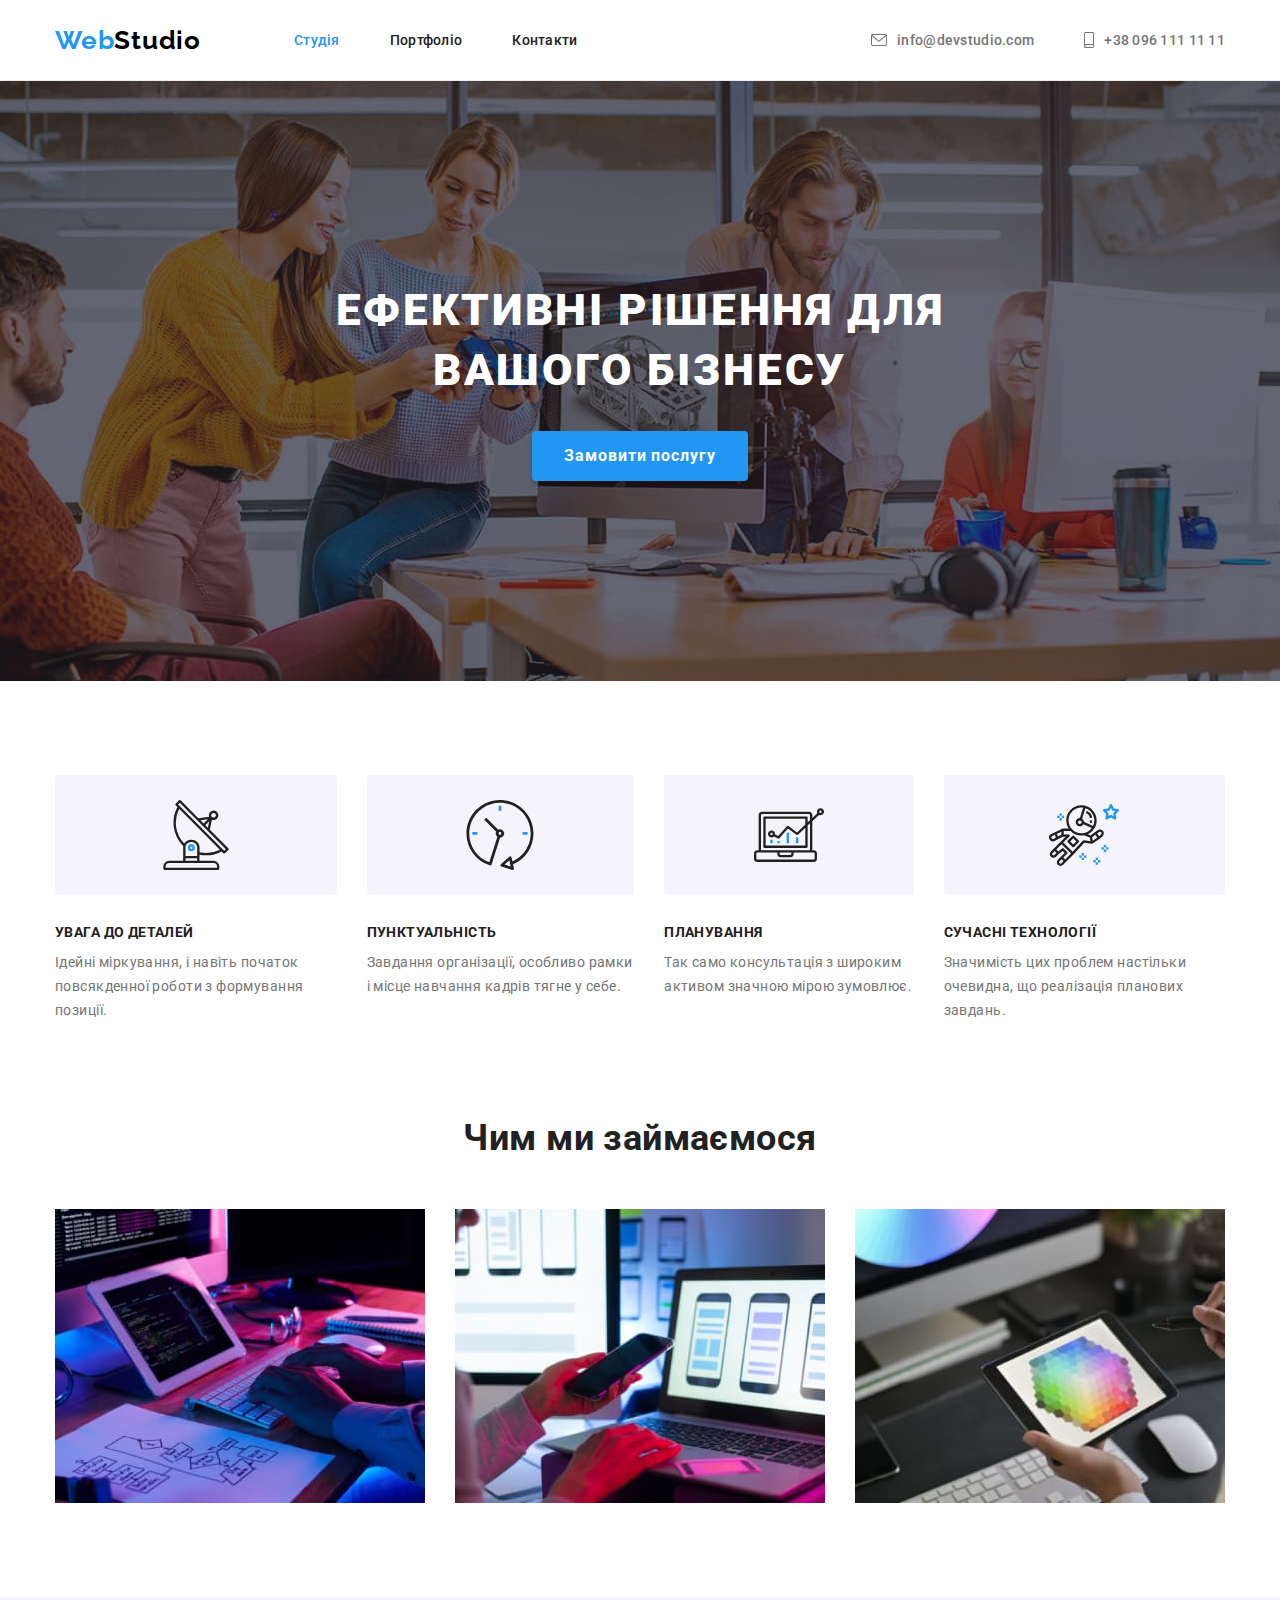
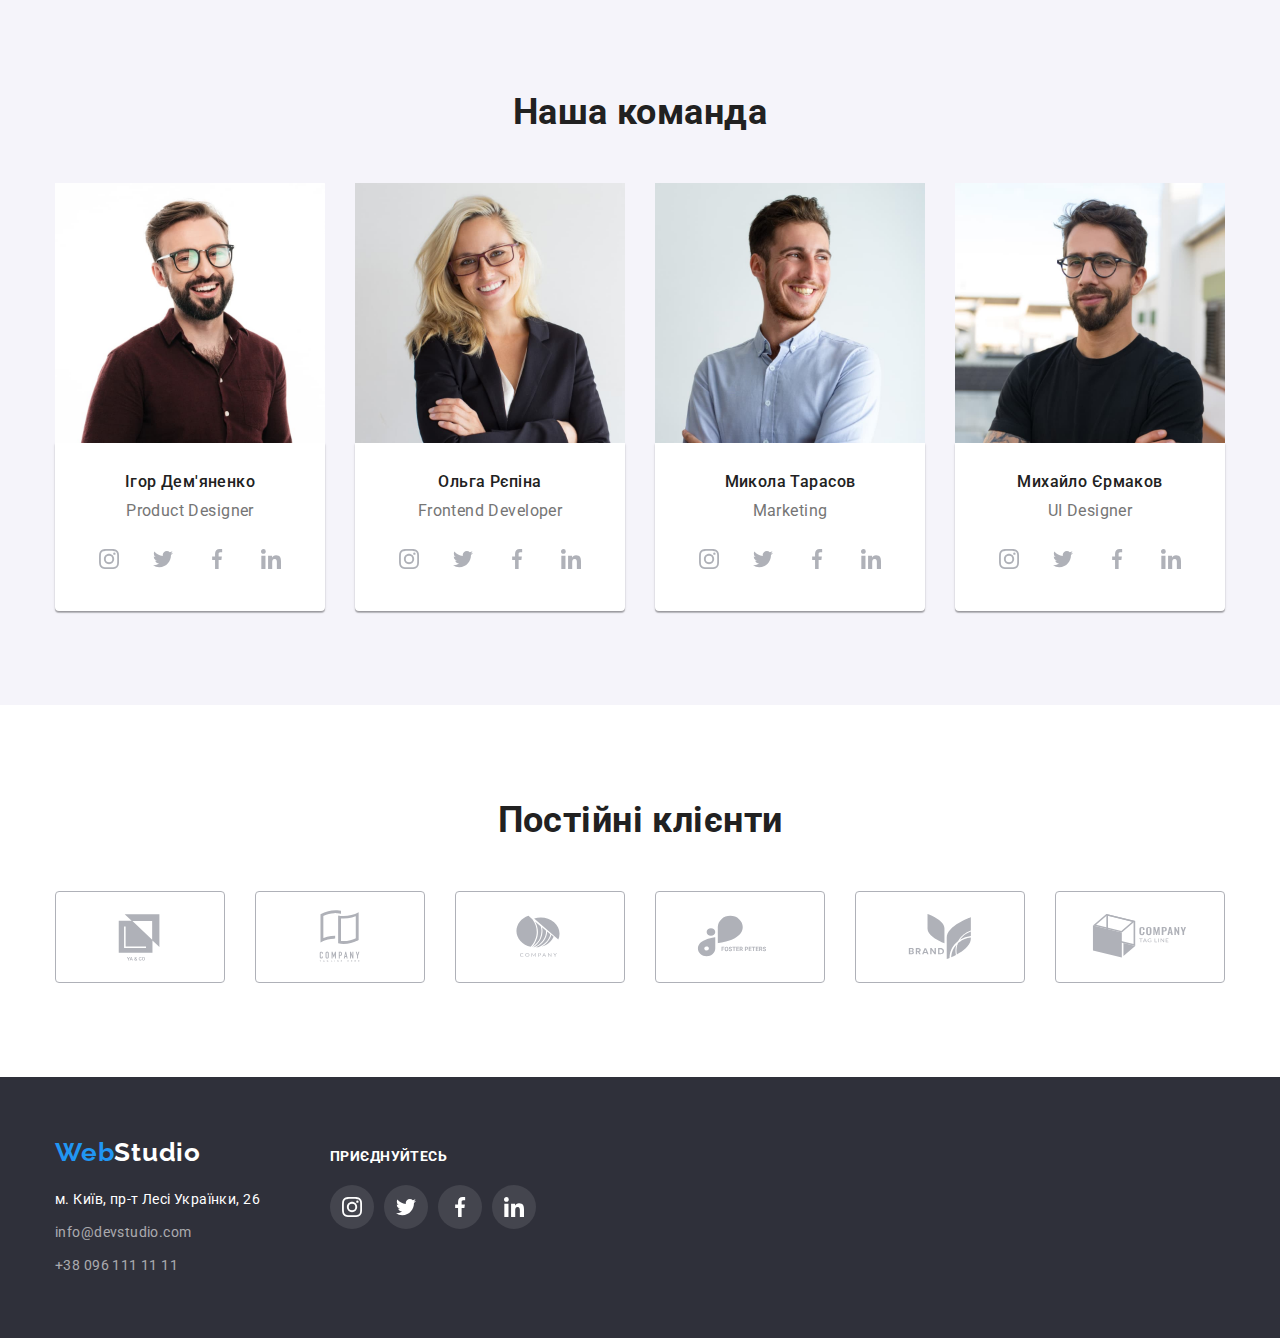
<file: index.html>
<!DOCTYPE html>
<html lang="uk">
  <head>
    <meta charset="utf-8" />
    <meta http-equiv="X-UA-Compatible" content="IE=edge" />
    <meta name="viewport" content="width=device-width, initial-scale=1.0" />
    <title>Ефективні рішення для Вашого бізнесу</title>
    <link
      href="https://fonts.googleapis.com/css2?family=Raleway:wght@700&family=Roboto:wght@400;500;700;900&display=swap"
      rel="stylesheet"
    />
    <link
      rel="stylesheet"
      href="https://cdnjs.cloudflare.com/ajax/libs/modern-normalize/1.0.0/modern-normalize.min.css"
    />
    <link rel="stylesheet" href="./css/styles.css" />
  </head>
  <body>
    <header class="header">
      <div class="container">
        <a href="./index.html" class="logo link"><span class="web">Web</span>Studio</a>
        <nav class="nav-menu">
          <ul class="nav-list list">
            <li class="nav-list-point">
              <a href="./index.html" class="nav-list-link current link">Студія</a>
            </li>
            <li class="nav-list-point">
              <a href="./portfolio.html" class="nav-list-link link">Портфоліо</a>
            </li>
            <li class="nav-list-point">
              <a href="#" class="nav-list-link link">Контакти</a>
            </li>
          </ul>
        </nav>

        <ul class="header-contacts list">
          <li class="header-contacts-point">
            <a href="mailto:info@devstudio.com" class="header-contacts-link link">
              <svg class="header-icon" width="16" height="12">
                <use href="./images/icons/symbol-defs.svg#icon-mail"></use>
              </svg>
              info@devstudio.com
            </a>
          </li>
          <li class="header-contacts-point">
            <a href="tel:+380961111111" class="header-contacts-link link">
              <svg class="header-icon" width="10" height="16">
                <use href="./images/icons/symbol-defs.svg#icon-smartphone"></use>
              </svg>
              +38 096 111 11 11
            </a>
          </li>
        </ul>
      </div>
    </header>
    <main>
      <section class="hero">
        <div class="container">
          <h1 class="hero-title">Ефективні рішення для вашого бізнесу</h1>
          <button type="button" class="hero-button">Замовити послугу</button>
        </div>
      </section>
      <section class="benefits section">
        <div class="container">
          <h2 class="visually-hidden">Наші переваги</h2>
          <ul class="benefits-list list">
            <li class="benefits-list-point">
              <div class="benefits-div">
                <svg class="header-icon" , width="70" , height="70">
                  <use href="./images/icons/symbol-defs.svg#icon-antenna"></use>
                </svg>
              </div>
              <h3 class="benefits-list-title">УВАГА ДО ДЕТАЛЕЙ</h3>
              <p class="benefits-list-text">
                Ідейні міркування, і навіть початок повсякденної роботи з формування позиції.
              </p>
            </li>
            <li class="benefits-list-point">
              <div class="benefits-div">
                <svg class="header-icon" , width="70" , height="70">
                  <use href="./images/icons/symbol-defs.svg#icon-clock"></use>
                </svg>
              </div>
              <h3 class="benefits-list-title">ПУНКТУАЛЬНІСТЬ</h3>
              <p class="benefits-list-text">
                Завдання організації, особливо рамки і місце навчання кадрів тягне у себе.
              </p>
            </li>
            <li class="benefits-list-point">
              <div class="benefits-div">
                <svg class="header-icon" , width="70" , height="70">
                  <use href="./images/icons/symbol-defs.svg#icon-diagram"></use>
                </svg>
              </div>
              <h3 class="benefits-list-title">ПЛАНУВАННЯ</h3>
              <p class="benefits-list-text">
                Так само консультація з широким активом значною мірою зумовлює.
              </p>
            </li>
            <li class="benefits-list-point">
              <div class="benefits-div">
                <svg class="header-icon" , width="70" , height="70">
                  <use href="./images/icons/symbol-defs.svg#icon-astronaut"></use>
                </svg>
              </div>
              <h3 class="benefits-list-title">СУЧАСНІ ТЕХНОЛОГІЇ</h3>
              <p class="benefits-list-text">
                Значимість цих проблем настільки очевидна, що реалізація планових завдань.
              </p>
            </li>
          </ul>
        </div>
      </section>
      <section class="function section">
        <div class="container">
          <h2 class="function-title">Чим ми займаємося</h2>
          <ul class="function-list list">
            <li class="function-list-point">
              <img
                src="./images/main/what-we-make-1.jpg"
                alt="програмування"
                width="370"
                height="294"
                class="function-list-image"
              />
            </li>
            <li class="function-list-point">
              <img
                src="./images/main/what-we-make-2.jpg"
                alt="дизайн"
                width="370"
                height="294"
                class="function-list-image"
              />
            </li>
            <li class="function-list-point">
              <img
                src="./images/main/what-we-make-3.jpg"
                alt="вибір кольорової гами"
                width="370"
                height="294"
                class="function-list-image"
              />
            </li>
          </ul>
        </div>
      </section>
      <section class="team section">
        <div class="container">
          <h2 class="team-title">Наша команда</h2>
          <ul class="team-list list">
            <li class="team-list-point">
              <img
                src="./images/main/our-team-igor.jpg"
                alt="Член команди Ігор"
                width="270"
                height="260"
                class="team-list-image"
              />
              <div class="team-container">
                <h3 class="team-list-title">Ігор Дем'яненко</h3>
                <p lang="en" class="team-list-text">Product Designer</p>
                <ul class="social-links list">
                  <li class="social-links-point">
                    <a
                      href=""
                      class="social-links-link link"
                      target="_blank"
                      rel="noopener noreferrer"
                      aria-label="іконка Instagram"
                    >
                      <svg class="social-links-icon" width="20" height="20">
                        <use href="./images/icons/symbol-defs.svg#icon-instagram"></use>
                      </svg>
                    </a>
                  </li>
                  <li class="social-links-point">
                    <a
                      href=""
                      class="social-links-link link"
                      target="_blank"
                      rel="noopener noreferrer"
                      aria-label="іконка Twitter"
                    >
                      <svg class="social-links-icon" width="20" height="20">
                        <use href="./images/icons/symbol-defs.svg#icon-twitter"></use>
                      </svg>
                    </a>
                  </li>
                  <li class="social-links-point">
                    <a
                      href=""
                      class="social-links-link link"
                      target="_blank"
                      rel="noopener noreferrer"
                      aria-label="іконка Facebook"
                    >
                      <svg class="social-links-icon" width="20" height="20">
                        <use href="./images/icons/symbol-defs.svg#icon-facebook"></use>
                      </svg>
                    </a>
                  </li>
                  <li class="social-links-point">
                    <a
                      href=""
                      class="social-links-link link"
                      target="_blank"
                      rel="noopener noreferrer"
                      aria-label="іконка Linkedin"
                    >
                      <svg class="social-links-icon" width="20" height="20">
                        <use href="./images/icons/symbol-defs.svg#icon-linkedin"></use>
                      </svg>
                    </a>
                  </li>
                </ul>
              </div>
            </li>
            <li class="team-list-point">
              <img
                src="./images/main/our-team-olga.jpg"
                alt="Член команди Ольга"
                width="270"
                height="260"
                class="team-list-image"
              />
              <div class="team-container">
                <h3 class="team-list-title">Ольга Рєпіна</h3>
                <p lang="en" class="team-list-text">Frontend Developer</p>
                <ul class="social-links list">
                  <li class="social-links-point">
                    <a
                      href=""
                      class="social-links-link link"
                      target="_blank"
                      rel="noopener noreferrer"
                      aria-label="іконка Instagram"
                    >
                      <svg class="social-links-icon" width="20" height="20">
                        <use href="./images/icons/symbol-defs.svg#icon-instagram"></use>
                      </svg>
                    </a>
                  </li>
                  <li class="social-links-point">
                    <a
                      href=""
                      class="social-links-link link"
                      target="_blank"
                      rel="noopener noreferrer"
                      aria-label="іконка Twitter"
                    >
                      <svg class="social-links-icon" width="20" height="20">
                        <use href="./images/icons/symbol-defs.svg#icon-twitter"></use>
                      </svg>
                    </a>
                  </li>
                  <li class="social-links-point">
                    <a
                      href=""
                      class="social-links-link link"
                      target="_blank"
                      rel="noopener noreferrer"
                      aria-label="іконка Facebook"
                    >
                      <svg class="social-links-icon" width="20" height="20">
                        <use href="./images/icons/symbol-defs.svg#icon-facebook"></use>
                      </svg>
                    </a>
                  </li>
                  <li class="social-links-point">
                    <a
                      href=""
                      class="social-links-link link"
                      target="_blank"
                      rel="noopener noreferrer"
                      aria-label="іконка Linkedin"
                    >
                      <svg class="social-links-icon" width="20" height="20">
                        <use href="./images/icons/symbol-defs.svg#icon-linkedin"></use>
                      </svg>
                    </a>
                  </li>
                </ul>
              </div>
            </li>
            <li class="team-list-point">
              <img
                src="./images/main/our-team-mykola.jpg"
                alt="Член команди Микола"
                width="270"
                height="260"
                class="team-list-image"
              />
              <div class="team-container">
                <h3 class="team-list-title">Микола Тарасов</h3>
                <p lang="en" class="team-list-text">Marketing</p>
                <ul class="social-links list">
                  <li class="social-links-point">
                    <a
                      href=""
                      class="social-links-link link"
                      target="_blank"
                      rel="noopener noreferrer"
                      aria-label="іконка Instagram"
                    >
                      <svg class="social-links-icon" width="20" height="20">
                        <use href="./images/icons/symbol-defs.svg#icon-instagram"></use>
                      </svg>
                    </a>
                  </li>
                  <li class="social-links-point">
                    <a
                      href=""
                      class="social-links-link link"
                      target="_blank"
                      rel="noopener noreferrer"
                      aria-label="іконка Twitter"
                    >
                      <svg class="social-links-icon" width="20" height="20">
                        <use href="./images/icons/symbol-defs.svg#icon-twitter"></use>
                      </svg>
                    </a>
                  </li>
                  <li class="social-links-point">
                    <a
                      href=""
                      class="social-links-link link"
                      target="_blank"
                      rel="noopener noreferrer"
                      aria-label="іконка Facebook"
                    >
                      <svg class="social-links-icon" width="20" height="20">
                        <use href="./images/icons/symbol-defs.svg#icon-facebook"></use>
                      </svg>
                    </a>
                  </li>
                  <li class="social-links-point">
                    <a
                      href=""
                      class="social-links-link link"
                      target="_blank"
                      rel="noopener noreferrer"
                      aria-label="іконка Linkedin"
                    >
                      <svg class="social-links-icon" width="20" height="20">
                        <use href="./images/icons/symbol-defs.svg#icon-linkedin"></use>
                      </svg>
                    </a>
                  </li>
                </ul>
              </div>
            </li>
            <li class="team-list-point">
              <img
                src="./images/main/our-team-michael.jpg"
                alt="Член команди Михайло"
                width="270"
                height="260"
                class="team-list-image"
              />
              <div class="team-container">
                <h3 class="team-list-title">Михайло Єрмаков</h3>
                <p lang="en" class="team-list-text">UI Designer</p>
                <ul class="social-links list">
                  <li class="social-links-point">
                    <a
                      href=""
                      class="social-links-link link"
                      target="_blank"
                      rel="noopener noreferrer"
                      aria-label="іконка Instagram"
                    >
                      <svg class="social-links-icon" width="20" height="20">
                        <use href="./images/icons/symbol-defs.svg#icon-instagram"></use>
                      </svg>
                    </a>
                  </li>
                  <li class="social-links-point">
                    <a
                      href=""
                      class="social-links-link link"
                      target="_blank"
                      rel="noopener noreferrer"
                      aria-label="іконка Twitter"
                    >
                      <svg class="social-links-icon" width="20" height="20">
                        <use href="./images/icons/symbol-defs.svg#icon-twitter"></use>
                      </svg>
                    </a>
                  </li>
                  <li class="social-links-point">
                    <a
                      href=""
                      class="social-links-link link"
                      target="_blank"
                      rel="noopener noreferrer"
                      aria-label="іконка Facebook"
                    >
                      <svg class="social-links-icon" width="20" height="20">
                        <use href="./images/icons/symbol-defs.svg#icon-facebook"></use>
                      </svg>
                    </a>
                  </li>
                  <li class="social-links-point">
                    <a
                      href=""
                      class="social-links-link link"
                      target="_blank"
                      rel="noopener noreferrer"
                      aria-label="іконка Linkedin"
                    >
                      <svg class="social-links-icon" width="20" height="20">
                        <use href="./images/icons/symbol-defs.svg#icon-linkedin"></use>
                      </svg>
                    </a>
                  </li>
                </ul>
              </div>
            </li>
          </ul>
        </div>
      </section>
      <section class="clients section">
        <div class="container">
          <h2 class="clients-title">Постійні клієнти</h2>
          <ul class="clients-list list">
            <li class="clients-list-point">
              <a class="clients-link link" href="" target="_blank" rel="noopener noreferrer">
                <svg class="clients-icon" width="106" height="60">
                  <use href="./images/icons/symbol-defs.svg#icon-company-one"></use>
                </svg>
              </a>
            </li>
            <li class="clients-list-point">
              <a class="clients-link link" href="" target="_blank" rel="noopener noreferrer">
                <svg class="clients-icon" width="106" height="60">
                  <use href="./images/icons/symbol-defs.svg#icon-company-two"></use>
                </svg>
              </a>
            </li>
            <li class="clients-list-point">
              <a class="clients-link link" href="" target="_blank" rel="noopener noreferrer">
                <svg class="clients-icon" width="106" height="60">
                  <use href="./images/icons/symbol-defs.svg#icon-company-three"></use>
                </svg>
              </a>
            </li>
            <li class="clients-list-point">
              <a class="clients-link link" href="" target="_blank" rel="noopener noreferrer">
                <svg class="clients-icon" width="106" height="60">
                  <use href="./images/icons/symbol-defs.svg#icon-company-four"></use>
                </svg>
              </a>
            </li>
            <li class="clients-list-point">
              <a class="clients-link link" href="" target="_blank" rel="noopener noreferrer">
                <svg class="clients-icon" width="106" height="60">
                  <use href="./images/icons/symbol-defs.svg#icon-company-five"></use>
                </svg>
              </a>
            </li>
            <li class="clients-list-point">
              <a class="clients-link link" href="" target="_blank" rel="noopener noreferrer">
                <svg class="clients-icon" width="106" height="60">
                  <use href="./images/icons/symbol-defs.svg#icon-company-six"></use>
                </svg>
              </a>
            </li>
          </ul>
        </div>
      </section>
    </main>
    <footer class="footer">
      <div class="container footer">
        <div class="footer-point">
          <a href="./index.html" class="footer-logo link"><span class="web">Web</span>Studio</a>
          <address class="address">
            <ul class="address-list list">
              <li class="address-list-point">
                <a
                  href="https://goo.gl/maps/GuwMSPQfHSUweZrs6"
                  target="_blank"
                  rel="noopener noreferrer"
                  class="address-list-link-text link"
                  >м. Київ, пр-т Лесі Українки, 26</a
                >
              </li>
              <li class="address-list-point">
                <a href="mailto:info@devstdio.com" class="address-list-link link"
                  >info@devstudio.com</a
                >
              </li>
              <li class="address-list-point">
                <a href="tel:+380961111111" class="address-list-link link">+38 096 111 11 11</a>
              </li>
            </ul>
          </address>
        </div>
        <div class="footer-point join">
          <p class="join-text">Приєднуйтесь</p>
          <ul class="footer-socials list">
            <li class="footer-socials-point">
              <a
                href=""
                class="footer-socials-link link"
                target="_blank"
                rel="noopener noreferrer"
                aria-label="іконка Instagram"
              >
                <svg class="social-links-icon" width="20" height="20">
                  <use href="./images/icons/symbol-defs.svg#icon-instagram"></use>
                </svg>
              </a>
            </li>
            <li class="footer-socials-point">
              <a
                href=""
                class="footer-socials-link link"
                target="_blank"
                rel="noopener noreferrer"
                aria-label="іконка Twitter"
              >
                <svg class="social-links-icon" width="20" height="20">
                  <use href="./images/icons/symbol-defs.svg#icon-twitter"></use>
                </svg>
              </a>
            </li>
            <li class="footer-socials-point">
              <a
                href=""
                class="footer-socials-link link"
                target="_blank"
                rel="noopener noreferrer"
                aria-label="іконка Facebook"
              >
                <svg class="social-links-icon" width="20" height="20">
                  <use href="./images/icons/symbol-defs.svg#icon-facebook"></use>
                </svg>
              </a>
            </li>
            <li class="footer-socials-point">
              <a
                href=""
                class="footer-socials-link link"
                target="_blank"
                rel="noopener noreferrer"
                aria-label="іконка Linkedin"
              >
                <svg class="social-links-icon" width="20" height="20">
                  <use href="./images/icons/symbol-defs.svg#icon-linkedin"></use>
                </svg>
              </a>
            </li>
          </ul>
        </div>
      </div>
    </footer>
  </body>
</html>
</file>
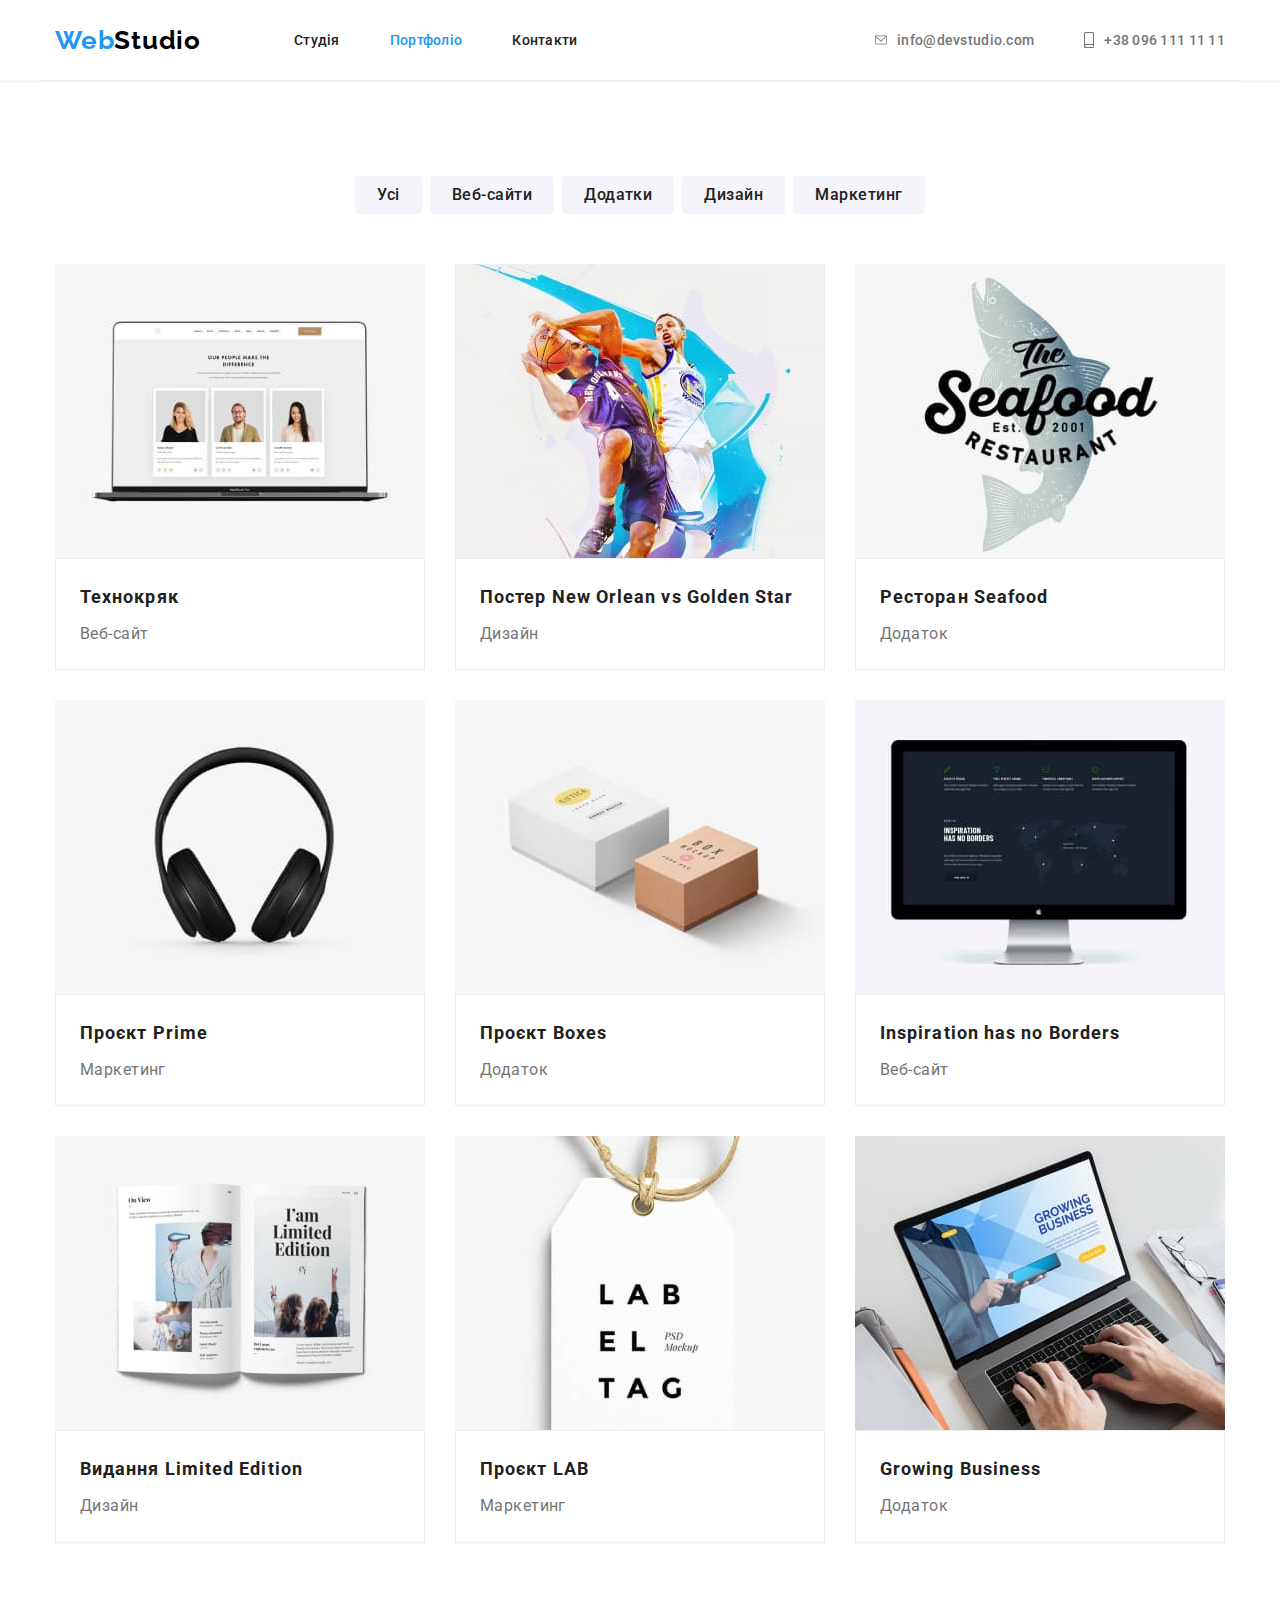
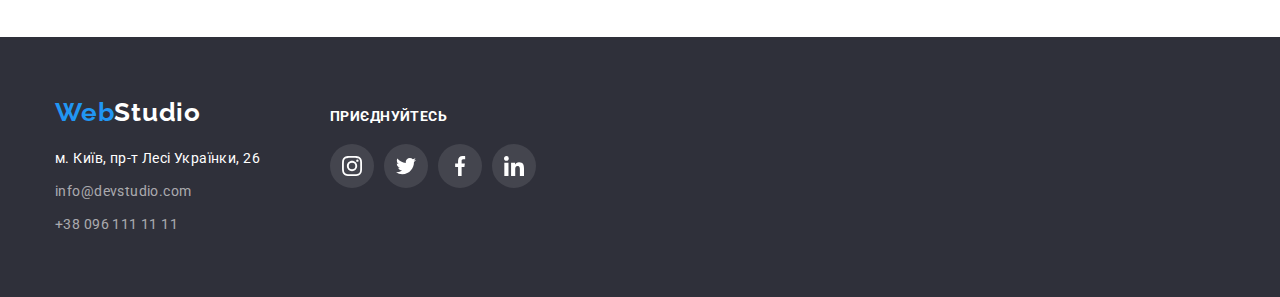
<file: portfolio.html>
<!DOCTYPE html>
<html lang="uk">
  <head>
    <meta charset="UTF-8" />
    <meta http-equiv="X-UA-Compatible" content="IE=edge" />
    <meta name="viewport" content="width=device-width, initial-scale=1.0" />
    <title>Портфоліо</title>
    <link
      href="https://fonts.googleapis.com/css2?family=Raleway:wght@700&family=Roboto:wght@400;500;700;900&display=swap"
      rel="stylesheet"
    />
    <link
      rel="stylesheet"
      href="https://cdnjs.cloudflare.com/ajax/libs/modern-normalize/1.0.0/modern-normalize.min.css"
    />
    <link rel="stylesheet" href="./css/styles.css" />
  </head>
  <body>
    <header class="header">
      <div class="container header">
        <a href="./index.html" class="logo link"><span class="web">Web</span>Studio</a>
        <nav class="nav-menu">
          <ul class="nav-list list">
            <li class="nav-list-point">
              <a href="./index.html" class="nav-list-link link">Студія</a>
            </li>
            <li class="nav-list-point">
              <a href="./portfolio.html" class="nav-list-link current link">Портфоліо</a>
            </li>
            <li class="nav-list-point">
              <a href="#" class="nav-list-link link">Контакти</a>
            </li>
          </ul>
        </nav>

        <ul class="header-contacts list">
          <li class="header-contacts-point">
            <a href="mailto:info@devstudio.com" class="header-contacts-link link">
              <svg class="header-icon" , width="12" , height="16">
                <use href="./images/icons/symbol-defs.svg#icon-mail"></use>
              </svg>
              info@devstudio.com
            </a>
          </li>
          <li class="header-contacts-point">
            <a href="tel:+380961111111" class="header-contacts-link link">
              <svg class="header-icon" , width="10" , height="16">
                <use href="./images/icons/symbol-defs.svg#icon-smartphone"></use>
              </svg>
              +38 096 111 11 11
            </a>
          </li>
        </ul>
      </div>
    </header>
    <main>
      <section class="portfolio-section section">
        <div class="container">
          <h1 class="visually-hidden">Варіанти наших робіт</h1>
          <ul class="button-list list">
            <li class="button-list-point">
              <button type="button" class="portfolio-button">Усі</button>
            </li>
            <li class="button-list-point">
              <button type="button" class="portfolio-button">Веб-сайти</button>
            </li>
            <li class="button-list-point">
              <button type="button" class="portfolio-button">Додатки</button>
            </li>
            <li class="button-list-point">
              <button type="button" class="portfolio-button">Дизайн</button>
            </li>
            <li class="button-list-point">
              <button type="button" class="portfolio-button">Маркетинг</button>
            </li>
          </ul>
          <ul class="img-list list">
            <li class="img-list-point">
              <a class="img-link link" href="">
                <img
                  src="./images/portfolio/tech-1.jpg"
                  alt="відкритий ноутбук з зображенням команди"
                  width="370"
                  height="294"
                  class="img-list-image"
                />
                <div class="img-list-container">
                  <h2 class="img-list-title">Технокряк</h2>
                  <p class="img-list-text">Веб-сайт</p>
                </div>
              </a>
            </li>
            <li class="img-list-point">
              <a class="img-link link" href="">
                <img
                  src="./images/portfolio/poster-2.jpg"
                  alt="потсер з двома баскетболистами"
                  width="370"
                  height="294"
                  class="img-list-image"
                />
                <div class="img-list-container">
                  <h2 class="img-list-title">Постер New Orlean vs Golden Star</h2>
                  <p class="img-list-text">Дизайн</p>
                </div>
              </a>
            </li>
            <li class="img-list-point">
              <a class="img-link link" href="">
                <img
                  src="./images/portfolio/restaurant-3.jpg"
                  alt="логотип ресторану"
                  width="370"
                  height="294"
                  class="img-list-image"
                />
                <div class="img-list-container">
                  <h2 class="img-list-title">Ресторан Seafood</h2>
                  <p class="img-list-text">Додаток</p>
                </div>
              </a>
            </li>
            <li class="img-list-point">
              <a class="img-link link" href="">
                <img
                  src="./images/portfolio/prime-4.jpg"
                  alt="навушники"
                  width="370"
                  height="294"
                  class="img-list-image"
                />
                <div class="img-list-container">
                  <h2 class="img-list-title">Проєкт Prime</h2>
                  <p class="img-list-text">Маркетинг</p>
                </div>
              </a>
            </li>
            <li class="img-list-point">
              <a class="img-link link" href="">
                <img
                  src="./images/portfolio/boxes-5.jpg"
                  alt="дві коробки"
                  width="370"
                  height="294"
                  class="img-list-image"
                />
                <div class="img-list-container">
                  <h2 class="img-list-title">Проєкт Boxes</h2>
                  <p class="img-list-text">Додаток</p>
                </div>
              </a>
            </li>
            <li class="img-list-point">
              <a class="img-link link" href="">
                <img
                  src="./images/portfolio/inspiration-6.jpg"
                  alt="монітор"
                  width="370"
                  height="294"
                  class="img-list-image"
                />
                <div class="img-list-container">
                  <h2 lang="en" class="img-list-title">Inspiration has no Borders</h2>
                  <p class="img-list-text">Веб-сайт</p>
                </div>
              </a>
            </li>
            <li class="img-list-point">
              <a class="img-link link" href="">
                <img
                  src="./images/portfolio/publisher-7.jpg"
                  alt="відкритий журнал"
                  width="370"
                  height="294"
                  class="img-list-image"
                />
                <div class="img-list-container">
                  <h2 class="img-list-title">Видання Limited Edition</h2>
                  <p class="img-list-text">Дизайн</p>
                </div>
              </a>
            </li>
            <li class="img-list-point">
              <a class="img-link link" href="">
                <img
                  src="./images/portfolio/lab-8.jpg"
                  alt="бірка"
                  width="370"
                  height="294"
                  class="img-list-image"
                />
                <div class="img-list-container">
                  <h2 class="img-list-title">Проєкт LAB</h2>
                  <p class="img-list-text">Маркетинг</p>
                </div>
              </a>
            </li>
            <li class="img-list-point">
              <a class="img-link link" href="">
                <img
                  src="./images/portfolio/growing-9.jpg"
                  alt="відкритий ноутбук, за яким працюють"
                  width="370"
                  height="294"
                  class="img-list-image"
                />
                <div class="img-list-container">
                  <h2 lang="en" class="img-list-title">Growing Business</h2>
                  <p class="img-list-text">Додаток</p>
                </div>
              </a>
            </li>
          </ul>
        </div>
      </section>
    </main>
    <footer class="footer">
      <div class="container footer">
        <div class="footer-point">
          <a href="./index.html" class="footer-logo link"><span class="web">Web</span>Studio</a>
          <address class="address">
            <ul class="address-list list">
              <li class="address-list-point">
                <a
                  href="https://goo.gl/maps/GuwMSPQfHSUweZrs6"
                  target="_blank"
                  rel="noopener noreferrer"
                  class="address-list-link-text link"
                  >м. Київ, пр-т Лесі Українки, 26</a
                >
              </li>
              <li class="address-list-point">
                <a href="mailto:info@devstdio.com" class="address-list-link link"
                  >info@devstudio.com</a
                >
              </li>
              <li class="address-list-point">
                <a href="tel:+380961111111" class="address-list-link link">+38 096 111 11 11</a>
              </li>
            </ul>
          </address>
        </div>
        <div class="footer-point join">
          <p class="join-text">Приєднуйтесь</p>
          <ul class="footer-socials list">
            <li class="footer-socials-point">
              <a
                href=""
                class="footer-socials-link link"
                target="_blank"
                rel="noopener noreferrer"
                aria-label="іконка Instagram"
              >
                <svg class="social-links-icon" width="20" height="20">
                  <use href="./images/icons/symbol-defs.svg#icon-instagram"></use>
                </svg>
              </a>
            </li>
            <li class="footer-socials-point">
              <a
                href=""
                class="footer-socials-link link"
                target="_blank"
                rel="noopener noreferrer"
                aria-label="іконка Twitter"
              >
                <svg class="social-links-icon" width="20" height="20">
                  <use href="./images/icons/symbol-defs.svg#icon-twitter"></use>
                </svg>
              </a>
            </li>
            <li class="footer-socials-point">
              <a
                href=""
                class="footer-socials-link link"
                target="_blank"
                rel="noopener noreferrer"
                aria-label="іконка Facebook"
              >
                <svg class="social-links-icon" width="20" height="20">
                  <use href="./images/icons/symbol-defs.svg#icon-facebook"></use>
                </svg>
              </a>
            </li>
            <li class="footer-socials-point">
              <a
                href=""
                class="footer-socials-link link"
                target="_blank"
                rel="noopener noreferrer"
                aria-label="іконка Linkedin"
              >
                <svg class="social-links-icon" width="20" height="20">
                  <use href="./images/icons/symbol-defs.svg#icon-linkedin"></use>
                </svg>
              </a>
            </li>
          </ul>
        </div>
      </div>
    </footer>
  </body>
</html>
</file>
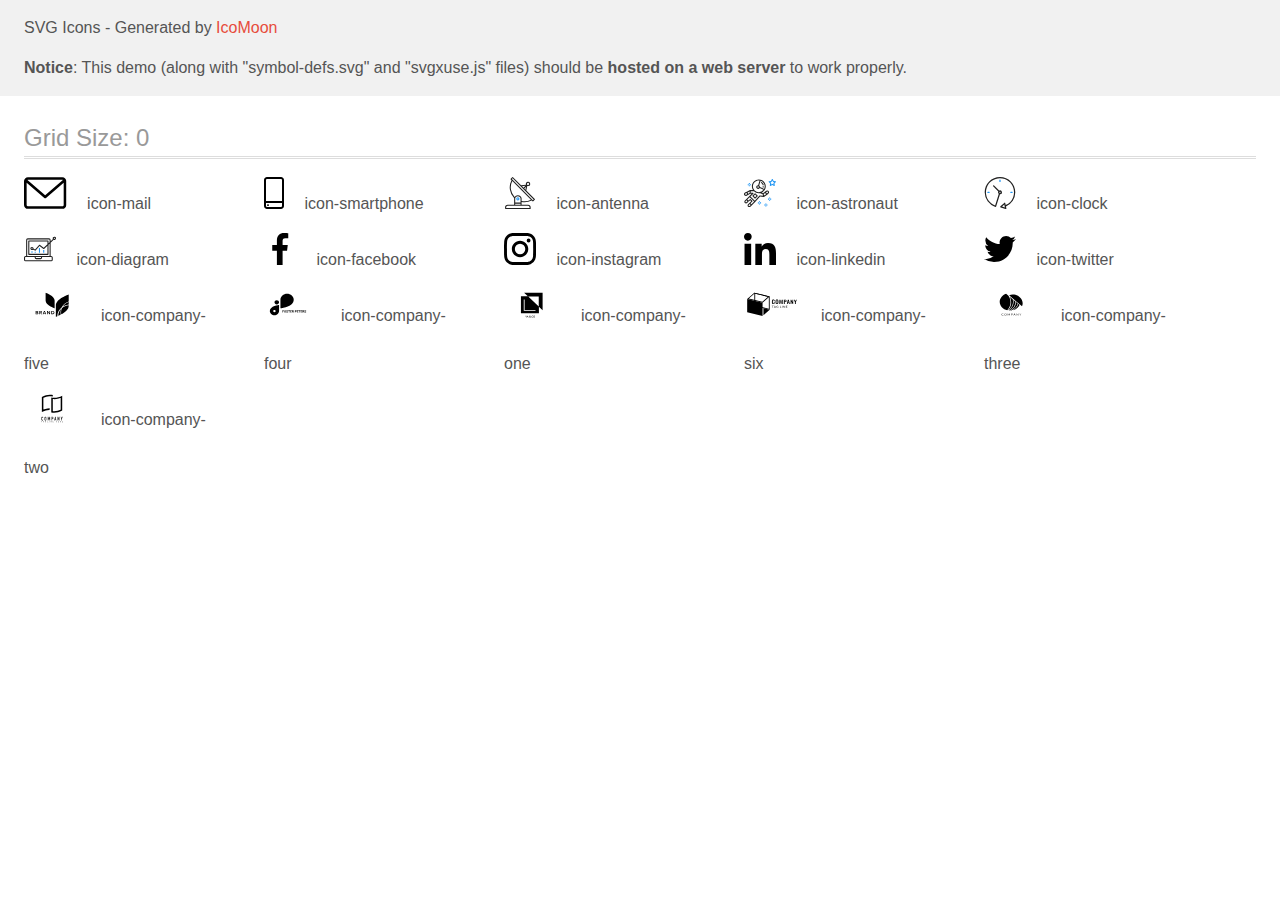
<file: images/icons/demo-external-svg.html>
<!doctype html>
<html>
<head>
    <title>IcoMoon - SVG Icons</title>
    <meta charset="utf-8">
    <meta name="viewport" content="width=device-width, initial-scale=1">
    <link rel="stylesheet" href="demo-files/demo.css">
    <link rel="stylesheet" href="style.css">
</head>
<body>
<header class="bgc1 clearfix">
<div class="mhl">
    <p>SVG Icons - Generated by <a href="https://icomoon.io/app">IcoMoon</a></p><p><strong>Notice</strong>: This demo (along with "symbol-defs.svg" and "svgxuse.js" files) should be <b>hosted on a web server</b> to work properly.</p>
</div>
</header>
    <div class="clearfix mhl ptl">
        <h1 class="mvm mtn fgc1">Grid Size: 0</h1>
        <div class="glyph fs1">
            <div class="clearfix pbs">
                <svg class="icon icon-mail"><use xlink:href="symbol-defs.svg#icon-mail"></use></svg><span class="name"> icon-mail</span>
            </div>
        </div>
        <div class="glyph fs1">
            <div class="clearfix pbs">
                <svg class="icon icon-smartphone"><use xlink:href="symbol-defs.svg#icon-smartphone"></use></svg><span class="name"> icon-smartphone</span>
            </div>
        </div>
        <div class="glyph fs1">
            <div class="clearfix pbs">
                <svg class="icon icon-antenna"><use xlink:href="symbol-defs.svg#icon-antenna"></use></svg><span class="name"> icon-antenna</span>
            </div>
        </div>
        <div class="glyph fs1">
            <div class="clearfix pbs">
                <svg class="icon icon-astronaut"><use xlink:href="symbol-defs.svg#icon-astronaut"></use></svg><span class="name"> icon-astronaut</span>
            </div>
        </div>
        <div class="glyph fs1">
            <div class="clearfix pbs">
                <svg class="icon icon-clock"><use xlink:href="symbol-defs.svg#icon-clock"></use></svg><span class="name"> icon-clock</span>
            </div>
        </div>
        <div class="glyph fs1">
            <div class="clearfix pbs">
                <svg class="icon icon-diagram"><use xlink:href="symbol-defs.svg#icon-diagram"></use></svg><span class="name"> icon-diagram</span>
            </div>
        </div>
        <div class="glyph fs1">
            <div class="clearfix pbs">
                <svg class="icon icon-facebook"><use xlink:href="symbol-defs.svg#icon-facebook"></use></svg><span class="name"> icon-facebook</span>
            </div>
        </div>
        <div class="glyph fs1">
            <div class="clearfix pbs">
                <svg class="icon icon-instagram"><use xlink:href="symbol-defs.svg#icon-instagram"></use></svg><span class="name"> icon-instagram</span>
            </div>
        </div>
        <div class="glyph fs1">
            <div class="clearfix pbs">
                <svg class="icon icon-linkedin"><use xlink:href="symbol-defs.svg#icon-linkedin"></use></svg><span class="name"> icon-linkedin</span>
            </div>
        </div>
        <div class="glyph fs1">
            <div class="clearfix pbs">
                <svg class="icon icon-twitter"><use xlink:href="symbol-defs.svg#icon-twitter"></use></svg><span class="name"> icon-twitter</span>
            </div>
        </div>
        <div class="glyph fs1">
            <div class="clearfix pbs">
                <svg class="icon icon-company-five"><use xlink:href="symbol-defs.svg#icon-company-five"></use></svg><span class="name"> icon-company-five</span>
            </div>
        </div>
        <div class="glyph fs1">
            <div class="clearfix pbs">
                <svg class="icon icon-company-four"><use xlink:href="symbol-defs.svg#icon-company-four"></use></svg><span class="name"> icon-company-four</span>
            </div>
        </div>
        <div class="glyph fs1">
            <div class="clearfix pbs">
                <svg class="icon icon-company-one"><use xlink:href="symbol-defs.svg#icon-company-one"></use></svg><span class="name"> icon-company-one</span>
            </div>
        </div>
        <div class="glyph fs1">
            <div class="clearfix pbs">
                <svg class="icon icon-company-six"><use xlink:href="symbol-defs.svg#icon-company-six"></use></svg><span class="name"> icon-company-six</span>
            </div>
        </div>
        <div class="glyph fs1">
            <div class="clearfix pbs">
                <svg class="icon icon-company-three"><use xlink:href="symbol-defs.svg#icon-company-three"></use></svg><span class="name"> icon-company-three</span>
            </div>
        </div>
        <div class="glyph fs1">
            <div class="clearfix pbs">
                <svg class="icon icon-company-two"><use xlink:href="symbol-defs.svg#icon-company-two"></use></svg><span class="name"> icon-company-two</span>
            </div>
        </div>
  </div>
<script defer src="svgxuse.js"></script>
</body>
</html>
</file>
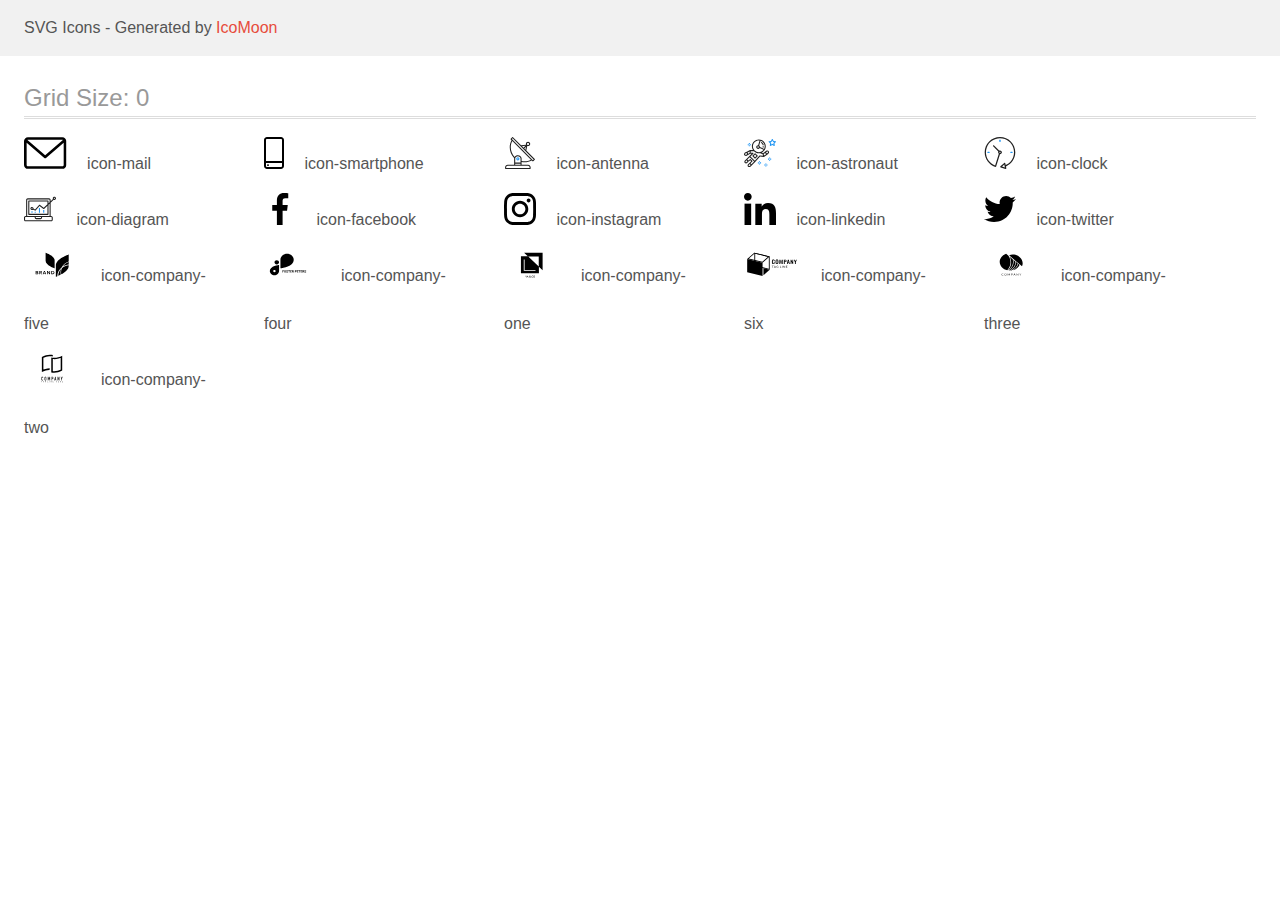
<file: images/icons/demo.html>
<!doctype html>
<html>
<head>
    <title>IcoMoon - SVG Icons</title>
    <meta charset="utf-8">
    <meta name="viewport" content="width=device-width, initial-scale=1">
    <link rel="stylesheet" href="demo-files/demo.css">
    <link rel="stylesheet" href="style.css">
</head>
<body>
<svg aria-hidden="true" style="position: absolute; width: 0; height: 0; overflow: hidden;" version="1.1" xmlns="http://www.w3.org/2000/svg" xmlns:xlink="http://www.w3.org/1999/xlink">
<defs>
<symbol id="icon-mail" viewBox="0 0 43 32">
<path d="M38.667 0h-34.667c-2.206 0-4 1.794-4 4v24c0 2.206 1.794 4 4 4h34.667c2.206 0 4-1.794 4-4v-24c0-2.206-1.794-4-4-4zM38.667 2.667c0.181 0 0.353 0.038 0.511 0.103l-17.844 15.466-17.844-15.466c0.158-0.066 0.33-0.103 0.511-0.103h34.667zM38.667 29.333h-34.667c-0.736 0-1.333-0.598-1.333-1.333v-22.413l17.793 15.421c0.251 0.217 0.563 0.326 0.874 0.326s0.622-0.108 0.874-0.326l17.793-15.421v22.413c0 0.736-0.598 1.333-1.333 1.333z"></path>
</symbol>
<symbol id="icon-smartphone" viewBox="0 0 20 32">
<path d="M17 0h-14c-1.654 0-3 1.346-3 3v26c0 1.654 1.346 3 3 3h14c1.654 0 3-1.346 3-3v-26c0-1.654-1.346-3-3-3zM3 2h14c0.552 0 1 0.448 1 1v21h-16v-21c0-0.552 0.448-1 1-1zM17 30h-14c-0.552 0-1-0.448-1-1v-3h16v3c0 0.552-0.448 1-1 1z"></path>
<path d="M4.707 27.478c0.391 0.365 0.391 0.956 0 1.321s-1.024 0.365-1.414 0c-0.391-0.365-0.391-0.956 0-1.321s1.024-0.365 1.414 0z"></path>
</symbol>
<symbol id="icon-antenna" viewBox="0 0 32 32">
<path fill="#212121" style="fill: var(--color1, #212121)" d="M30.773 22.098l-8.443-8.505 0.937-4.615c0.242 0.094 0.499 0.144 0.758 0.146h0.006c1.192 0.014 2.17-0.941 2.184-2.133s-0.941-2.17-2.133-2.184c-1.192-0.014-2.17 0.941-2.184 2.133-0.003 0.255 0.039 0.509 0.125 0.749l-4.96 0.605-8.091-8.133c-0.099-0.101-0.235-0.159-0.377-0.16-0.14 0.001-0.274 0.056-0.373 0.155l-1.513 1.504c-0.208 0.208-0.208 0.546 0 0.754l0.814 0.826c-3.153 5.798-2.129 12.978 2.519 17.663 0.043 0.041 0.092 0.074 0.146 0.098-0.034 0.18-0.051 0.364-0.052 0.547v6.187h-6.4c-1.472 0.002-2.665 1.195-2.667 2.667v1.067c0 0.295 0.239 0.533 0.533 0.533h24.533c0.295 0 0.533-0.239 0.533-0.533v-1.067c-0.002-1.472-1.195-2.665-2.667-2.667h-6.4v-2.742c1.003 0.21 2.024 0.317 3.049 0.32 2.458-0.003 4.877-0.615 7.040-1.783l0.818 0.823c0.099 0.101 0.235 0.159 0.377 0.16 0.14-0.001 0.274-0.056 0.373-0.155l1.513-1.504c0.208-0.208 0.208-0.546 0-0.754zM23.28 6.233c0.418-0.415 1.093-0.414 1.508 0.004s0.414 1.093-0.004 1.508c-0.2 0.199-0.47 0.31-0.752 0.31h-0.003c-0.589-0.003-1.064-0.483-1.061-1.072 0.002-0.282 0.115-0.552 0.314-0.751h-0.002zM22.024 9.738l-0.598 2.946-1.175-1.182 1.774-1.763zM21.419 8.836l-1.92 1.909-1.485-1.493 3.405-0.415zM24.004 28.8c0.884 0 1.6 0.716 1.6 1.6v0.533h-23.467v-0.533c0-0.884 0.716-1.6 1.6-1.6h20.267zM16.537 26.667v1.067h-5.333v-1.067h5.333zM11.204 25.6v-4.053c0-1.294 1.196-2.347 2.667-2.347s2.667 1.053 2.667 2.347v4.053h-5.333zM17.604 23.904v-2.357c0-1.882-1.675-3.413-3.733-3.413-1.331-0.020-2.576 0.657-3.281 1.786-4.058-4.274-4.971-10.645-2.279-15.887l18.602 18.708c-2.872 1.461-6.165 1.873-9.309 1.163zM28.893 23.22l-21.057-21.181 0.755-0.752 7.935 7.98c0.004 0 0.006 0.007 0.010 0.010l13.115 13.191-0.757 0.752z"></path>
<path fill="#2196f3" style="fill: var(--color2, #2196f3)" d="M13.876 20.267h-0.005c-0.884-0.001-1.601 0.714-1.602 1.598s0.714 1.601 1.598 1.602h0.005c0.884 0.001 1.601-0.714 1.602-1.598s-0.714-1.601-1.598-1.602zM14.249 22.245c-0.1 0.1-0.236 0.156-0.378 0.155-0.295-0.002-0.532-0.242-0.531-0.536 0.001-0.141 0.057-0.276 0.157-0.375s0.233-0.154 0.373-0.155c0.295 0.002 0.532 0.241 0.53 0.536-0.001 0.141-0.057 0.276-0.157 0.375h0.005z"></path>
</symbol>
<symbol id="icon-astronaut" viewBox="0 0 32 32">
<path fill="#2196f3" style="fill: var(--color2, #2196f3)" d="M31.974 4.524c-0.063-0.193-0.229-0.333-0.43-0.363l-1.91-0.278-0.855-1.731c-0.179-0.365-0.777-0.365-0.956 0l-0.855 1.731-1.91 0.278c-0.201 0.029-0.367 0.17-0.431 0.363-0.062 0.193-0.011 0.405 0.135 0.547l1.383 1.348-0.326 1.903c-0.034 0.2 0.048 0.402 0.212 0.522 0.166 0.121 0.382 0.135 0.562 0.040l1.709-0.899 1.709 0.899c0.078 0.041 0.164 0.061 0.249 0.061 0.11 0 0.221-0.034 0.314-0.102 0.164-0.119 0.246-0.322 0.212-0.522l-0.326-1.903 1.383-1.348c0.145-0.142 0.197-0.354 0.135-0.547zM29.511 5.851c-0.125 0.122-0.183 0.299-0.153 0.472l0.191 1.114-1-0.526c-0.078-0.041-0.163-0.061-0.249-0.061s-0.17 0.020-0.249 0.061l-1.001 0.526 0.191-1.114c0.030-0.173-0.028-0.349-0.153-0.472l-0.81-0.789 1.119-0.163c0.174-0.025 0.324-0.134 0.402-0.292l0.5-1.013 0.5 1.013c0.078 0.157 0.228 0.267 0.402 0.292l1.119 0.163-0.809 0.789z"></path>
<path fill="#2196f3" style="fill: var(--color2, #2196f3)" d="M26.134 20.522h-1.067v1.067h1.067v-1.067z"></path>
<path fill="#2196f3" style="fill: var(--color2, #2196f3)" d="M26.134 22.656h-1.067v1.067h1.067v-1.067z"></path>
<path fill="#2196f3" style="fill: var(--color2, #2196f3)" d="M27.2 21.589h-1.067v1.067h1.067v-1.067z"></path>
<path fill="#2196f3" style="fill: var(--color2, #2196f3)" d="M25.067 21.589h-1.067v1.067h1.067v-1.067z"></path>
<path fill="#2196f3" style="fill: var(--color2, #2196f3)" d="M22.4 26.389h-1.067v1.067h1.067v-1.067z"></path>
<path fill="#2196f3" style="fill: var(--color2, #2196f3)" d="M22.4 28.522h-1.067v1.067h1.067v-1.067z"></path>
<path fill="#2196f3" style="fill: var(--color2, #2196f3)" d="M23.467 27.456h-1.067v1.067h1.067v-1.067z"></path>
<path fill="#2196f3" style="fill: var(--color2, #2196f3)" d="M21.333 27.456h-1.067v1.067h1.067v-1.067z"></path>
<path fill="#2196f3" style="fill: var(--color2, #2196f3)" d="M16 24.256h-1.067v1.067h1.067v-1.067z"></path>
<path fill="#2196f3" style="fill: var(--color2, #2196f3)" d="M16 26.389h-1.067v1.067h1.067v-1.067z"></path>
<path fill="#2196f3" style="fill: var(--color2, #2196f3)" d="M17.067 25.322h-1.067v1.067h1.067v-1.067z"></path>
<path fill="#2196f3" style="fill: var(--color2, #2196f3)" d="M14.933 25.322h-1.067v1.067h1.067v-1.067z"></path>
<path fill="#2196f3" style="fill: var(--color2, #2196f3)" d="M5.867 6.122h-1.067v1.067h1.067v-1.067z"></path>
<path fill="#2196f3" style="fill: var(--color2, #2196f3)" d="M5.867 8.255h-1.067v1.067h1.067v-1.067z"></path>
<path fill="#2196f3" style="fill: var(--color2, #2196f3)" d="M6.933 7.189h-1.067v1.067h1.067v-1.067z"></path>
<path fill="#2196f3" style="fill: var(--color2, #2196f3)" d="M4.8 7.189h-1.067v1.067h1.067v-1.067z"></path>
<path fill="#212121" style="fill: var(--color1, #212121)" d="M24.715 14.159c-0.287-0.388-0.709-0.637-1.188-0.705-0.481-0.068-0.956 0.058-1.34 0.352l-1.252 0.96-1.898 1.417-1.358-0.541c2.421-1.086 4.114-3.508 4.114-6.32 0-3.823-3.123-6.933-6.961-6.933s-6.961 3.11-6.961 6.933c0 1.386 0.414 2.674 1.12 3.758l-2.764-0.024c-0.002 0-0.003 0-0.005 0-0.009 0-0.015 0.004-0.023 0.005-0.053 0.002-0.105 0.013-0.155 0.031-0.013 0.005-0.026 0.008-0.038 0.013-0.006 0.003-0.013 0.003-0.019 0.006l-3.233 1.596c-0.001 0-0.001 0-0.001 0.001l-1.893 0.911c-0.021 0.009-0.042 0.021-0.063 0.035-0.755 0.502-1.012 1.489-0.598 2.295 0.22 0.429 0.595 0.745 1.056 0.889 0.178 0.055 0.359 0.083 0.539 0.083 0.29 0 0.577-0.071 0.839-0.211l1.388-0.738 2.264-1.169 1.357-0.008-5.442 5.416c-0.001 0.001-0.001 0.001-0.002 0.001l-1.339 1.333c-0.316 0.315-0.49 0.732-0.49 1.178s0.174 0.863 0.49 1.179c0.325 0.323 0.752 0.485 1.179 0.485s0.854-0.162 1.18-0.485l1.314-1.309 1.741-1.3 0.901 0.897-1.762 1.754c-0 0.001-0.001 0.001-0.002 0.001l-1.339 1.333c-0.316 0.315-0.49 0.732-0.49 1.178s0.174 0.863 0.49 1.179c0.325 0.323 0.753 0.485 1.18 0.485s0.855-0.162 1.18-0.485l3.482-3.467c0.001-0.001 0.001-0.001 0.001-0.002l1.010-1-0.004-0.004c0.006-0.006 0.015-0.009 0.022-0.015l5.166-5.658 3.471 0.494c0.025 0.004 0.050 0.005 0.075 0.005 0.065 0 0.127-0.015 0.187-0.038 0.018-0.006 0.033-0.015 0.050-0.023 0.019-0.010 0.039-0.015 0.058-0.027l3.213-2.133c0.012-0.008 0.018-0.021 0.029-0.029 0.013-0.010 0.029-0.014 0.041-0.026l1.271-1.191c0.662-0.62 0.753-1.635 0.212-2.362zM2.13 17.77c-0.173 0.093-0.37 0.111-0.558 0.052-0.187-0.058-0.338-0.186-0.427-0.358-0.161-0.314-0.068-0.695 0.214-0.902l1.314-0.632 0.449 1.312-0.992 0.528zM5.628 15.942l-1.548 0.8-0.439-1.283 2.027-1.001-0.040 1.484zM20.727 9.322c0 0.918-0.219 1.785-0.599 2.559l-4.181-1.899c-0.044-0.573-0.341-1.075-0.788-1.388l1.464-4.86c2.378 0.756 4.105 2.974 4.105 5.588zM8.938 9.322c0-3.235 2.644-5.867 5.894-5.867 0.253 0 0.5 0.021 0.745 0.052l-1.432 4.754c-0.019-0.001-0.037-0.006-0.057-0.006-1.033 0-1.873 0.837-1.873 1.867s0.84 1.867 1.873 1.867c0.694 0 1.294-0.383 1.618-0.945l3.862 1.755c-1.075 1.446-2.795 2.39-4.737 2.39-3.25 0-5.894-2.632-5.894-5.867zM14.894 10.122c0 0.441-0.362 0.8-0.806 0.8s-0.806-0.359-0.806-0.8c0-0.441 0.362-0.8 0.806-0.8s0.806 0.359 0.806 0.8zM2.465 25.146c-0.236 0.234-0.619 0.234-0.854 0.001-0.114-0.114-0.176-0.263-0.176-0.423s0.062-0.309 0.176-0.421l0.962-0.958 0.851 0.848-0.959 0.955zM5.679 28.88c-0.236 0.234-0.619 0.235-0.855 0.001-0.114-0.114-0.176-0.263-0.176-0.423s0.062-0.309 0.176-0.421l0.963-0.959 0.852 0.848-0.96 0.955zM9.16 25.411c-0.001 0-0.001 0-0.002 0.001l-1.765 1.76-0.852-0.848 1.763-1.755c0 0 0 0 0-0s0.001-0.001 0.002-0.001c0.040-0.040 0.065-0.088 0.090-0.135 0.007-0.014 0.020-0.026 0.026-0.040 0.017-0.041 0.019-0.085 0.026-0.129 0.003-0.025 0.014-0.047 0.014-0.073 0-0.036-0.013-0.070-0.020-0.106-0.006-0.032-0.006-0.065-0.019-0.095-0.020-0.050-0.055-0.094-0.091-0.138-0.010-0.012-0.014-0.027-0.025-0.038 0 0 0 0-0.001 0s-0.001-0.002-0.001-0.002l-1.607-1.6c-0.017-0.017-0.039-0.024-0.058-0.038-0.028-0.022-0.055-0.042-0.087-0.058-0.030-0.015-0.061-0.024-0.093-0.033-0.034-0.010-0.067-0.017-0.103-0.020-0.033-0.002-0.063 0.001-0.095 0.005-0.036 0.004-0.069 0.009-0.104 0.020-0.034 0.011-0.063 0.027-0.094 0.045-0.020 0.011-0.042 0.015-0.061 0.029l-1.773 1.324-0.901-0.897 2.399-2.386 4.361 4.289-0.928 0.919zM15.979 18.394c-0.015-0.002-0.030 0.004-0.045 0.003-0.039-0.002-0.076 0.001-0.115 0.007-0.030 0.005-0.059 0.011-0.088 0.021-0.034 0.012-0.065 0.028-0.097 0.047-0.030 0.018-0.057 0.037-0.083 0.061-0.013 0.011-0.028 0.017-0.040 0.029l-4.698 5.146-4.328-4.257 2.833-2.818c0.209-0.208 0.21-0.546 0.002-0.755-0.105-0.105-0.243-0.157-0.381-0.156v-0.001l-2.219 0.013 0.028-1.607 3.104 0.027c1.265 1.294 3.029 2.101 4.981 2.101 0.437 0 0.864-0.045 1.279-0.123 0.040 0.032 0.079 0.065 0.13 0.085l2.41 0.96 0.331 1.644-3.003-0.427zM20.020 18.572l-0.313-1.558 1.446-1.080 0.947 1.257-2.080 1.381zM23.774 15.741l-0.838 0.785-0.931-1.236 0.831-0.637c0.155-0.119 0.351-0.168 0.543-0.143 0.193 0.027 0.364 0.128 0.48 0.284 0.217 0.292 0.18 0.699-0.085 0.947z"></path>
<path fill="#212121" style="fill: var(--color1, #212121)" d="M13.602 18.544l-2.143-2.133c-0.207-0.207-0.545-0.207-0.753 0l-2.142 2.133c-0.1 0.101-0.157 0.236-0.157 0.378s0.056 0.278 0.157 0.378l2.142 2.133c0.104 0.103 0.241 0.155 0.377 0.155s0.273-0.052 0.376-0.155l2.143-2.133c0.1-0.1 0.157-0.236 0.157-0.378s-0.057-0.278-0.157-0.378zM11.083 20.303l-1.387-1.381 1.387-1.381 1.387 1.381-1.387 1.381z"></path>
<path fill="#212121" style="fill: var(--color1, #212121)" d="M17.164 5.071l-0.258 1.036c0.071 0.018 1.738 0.452 1.738 2.149h1.067c-0-2.017-1.666-2.965-2.547-3.185z"></path>
<path fill="#212121" style="fill: var(--color1, #212121)" d="M19.711 9.322h-1.067v1.067h1.067v-1.067z"></path>
</symbol>
<symbol id="icon-clock" viewBox="0 0 32 32">
<path fill="#212121" style="fill: var(--color1, #212121)" d="M31.297 15.301c-0.002-8.452-6.855-15.303-15.308-15.301s-15.303 6.855-15.301 15.308c0.001 6.658 4.307 12.551 10.649 14.576 0.061 0.019 0.124 0.029 0.187 0.029 0.121-0 0.239-0.032 0.342-0.094 0.135-0.080 0.236-0.207 0.283-0.356l3.865-12.25c1.057-0.005 1.909-0.866 1.903-1.923s-0.866-1.909-1.923-1.903c-0.284 0.001-0.565 0.067-0.82 0.191l-5.106-5.107c-0.253-0.245-0.657-0.238-0.902 0.016-0.239 0.247-0.239 0.639 0 0.886l5.103 5.109c-0.392 0.799-0.168 1.764 0.536 2.309l-3.683 11.673c-7.278-2.681-11.004-10.754-8.323-18.032s10.754-11.004 18.032-8.323 11.004 10.754 8.323 18.032c-1.31 3.556-4.001 6.431-7.462 7.973l-0.398-1.874c-0.073-0.344-0.411-0.565-0.756-0.492-0.109 0.023-0.209 0.074-0.292 0.148l-3.837 3.426c-0.263 0.234-0.287 0.637-0.052 0.9 0.076 0.085 0.174 0.149 0.283 0.184l4.899 1.563c0.335 0.108 0.694-0.077 0.802-0.412 0.034-0.106 0.040-0.219 0.017-0.328l-0.391-1.839c5.664-2.388 9.342-7.942 9.329-14.089v0zM15.992 14.664c0.352 0 0.638 0.286 0.638 0.638s-0.286 0.638-0.638 0.638c-0.352 0-0.638-0.285-0.638-0.638s0.285-0.638 0.638-0.638zM18.093 29.528l2.184-1.948 0.603 2.84-2.787-0.892z"></path>
<path fill="#2196f3" style="fill: var(--color2, #2196f3)" d="M15.354 3.185v1.275c0 0.352 0.285 0.638 0.638 0.638s0.638-0.285 0.638-0.638v-1.275c0-0.352-0.286-0.638-0.638-0.638s-0.638 0.286-0.638 0.638z"></path>
<path fill="#2196f3" style="fill: var(--color2, #2196f3)" d="M3.876 14.664c-0.352 0-0.638 0.286-0.638 0.638s0.285 0.638 0.638 0.638h1.275c0.352 0 0.638-0.285 0.638-0.638s-0.285-0.638-0.638-0.638h-1.275z"></path>
<path fill="#2196f3" style="fill: var(--color2, #2196f3)" d="M28.108 15.939c0.352 0 0.638-0.285 0.638-0.638s-0.285-0.638-0.638-0.638h-1.275c-0.352 0-0.638 0.286-0.638 0.638s0.286 0.638 0.638 0.638h1.275z"></path>
</symbol>
<symbol id="icon-diagram" viewBox="0 0 32 32">
<path fill="#2196f3" style="fill: var(--color2, #2196f3)" d="M14.926 14.965h1.066v4.798h-1.066v-4.797z"></path>
<path fill="#2196f3" style="fill: var(--color2, #2196f3)" d="M19.19 17.097h1.066v2.665h-1.066v-2.665z"></path>
<path fill="#2196f3" style="fill: var(--color2, #2196f3)" d="M10.661 18.696h1.066v1.066h-1.066v-1.066z"></path>
<path fill="#2196f3" style="fill: var(--color2, #2196f3)" d="M7.463 18.163h1.066v1.599h-1.066v-1.599z"></path>
<path fill="#212121" style="fill: var(--color1, #212121)" d="M1.599 28.291h25.587c0.883 0 1.599-0.716 1.599-1.599v-2.132c0-0.883-0.716-1.599-1.599-1.599h-0.533v-13.293l3.028-2.868c0.703 0.346 1.553 0.136 2.013-0.499s0.396-1.508-0.152-2.068-1.42-0.644-2.065-0.198c-0.644 0.446-0.873 1.292-0.542 2.002l-2.281 2.163v-1.23c0-0.883-0.716-1.599-1.599-1.599h-21.322c-0.883 0-1.599 0.716-1.599 1.599v15.992h-0.533c-0.883 0-1.599 0.716-1.599 1.599v2.132c0 0.883 0.716 1.599 1.599 1.599zM30.384 4.837c0.294 0 0.533 0.239 0.533 0.533s-0.239 0.533-0.533 0.533c-0.294 0-0.533-0.239-0.533-0.533s0.239-0.533 0.533-0.533zM3.198 6.969c0-0.294 0.239-0.533 0.533-0.533h21.322c0.294 0 0.533 0.239 0.533 0.533v2.239l-1.066 1.013v-2.186c0-0.294-0.239-0.533-0.533-0.533h-19.19c-0.294 0-0.533 0.239-0.533 0.533v13.326c0 0.294 0.239 0.533 0.533 0.533h19.19c0.294 0 0.533-0.239 0.533-0.533v-9.674l1.066-1.010v12.284h-22.388v-15.992zM7.996 13.899c-0.721-0.002-1.354 0.478-1.546 1.174s0.105 1.433 0.725 1.801c0.62 0.368 1.41 0.276 1.928-0.226l1.853 0.93c0.215 0.108 0.476 0.057 0.636-0.123l3.939-4.431 3.872 2.901c0.208 0.156 0.498 0.139 0.686-0.039l3.365-3.188v8.131h-18.124v-12.26h18.124v2.66l-3.771 3.572-3.904-2.927c-0.222-0.166-0.534-0.135-0.718 0.072l-3.993 4.493-1.493-0.746c0.011-0.064 0.018-0.129 0.020-0.193 0-0.883-0.716-1.599-1.599-1.599zM8.529 15.498c0 0.294-0.239 0.533-0.533 0.533s-0.533-0.239-0.533-0.533c0-0.294 0.239-0.533 0.533-0.533s0.533 0.239 0.533 0.533zM11.727 24.027h5.331v0.533c0 0.294-0.239 0.533-0.533 0.533h-4.264c-0.294 0-0.533-0.239-0.533-0.533v-0.533zM1.066 24.56c0-0.294 0.239-0.533 0.533-0.533h9.062v0.533c0 0.883 0.716 1.599 1.599 1.599h4.264c0.883 0 1.599-0.716 1.599-1.599v-0.533h9.062c0.294 0 0.533 0.239 0.533 0.533v2.132c0 0.294-0.239 0.533-0.533 0.533h-25.587c-0.294 0-0.533-0.239-0.533-0.533v-2.132z"></path>
</symbol>
<symbol id="icon-facebook" viewBox="0 0 32 32">
<path d="M21.329 5.313h2.921v-5.088c-0.504-0.069-2.237-0.225-4.256-0.225-4.212 0-7.097 2.649-7.097 7.519v4.481h-4.648v5.688h4.648v14.312h5.699v-14.311h4.46l0.708-5.688h-5.169v-3.919c0.001-1.644 0.444-2.769 2.735-2.769v0z"></path>
</symbol>
<symbol id="icon-instagram" viewBox="0 0 32 32">
<path d="M31.969 9.408c-0.075-1.7-0.35-2.869-0.744-3.882-0.406-1.075-1.032-2.038-1.851-2.838-0.8-0.813-1.769-1.444-2.832-1.844-1.019-0.394-2.182-0.669-3.882-0.744-1.713-0.081-2.257-0.1-6.601-0.1s-4.888 0.019-6.595 0.094c-1.7 0.075-2.869 0.35-3.882 0.744-1.075 0.406-2.038 1.031-2.838 1.85-0.813 0.8-1.444 1.769-1.844 2.832-0.394 1.019-0.669 2.182-0.744 3.882-0.081 1.713-0.1 2.257-0.1 6.601s0.019 4.888 0.094 6.595c0.075 1.7 0.35 2.869 0.744 3.882 0.406 1.075 1.038 2.038 1.85 2.838 0.8 0.813 1.769 1.444 2.832 1.844 1.019 0.394 2.182 0.669 3.882 0.744 1.706 0.075 2.25 0.094 6.595 0.094s4.888-0.019 6.595-0.094c1.7-0.075 2.869-0.35 3.882-0.744 2.151-0.832 3.851-2.532 4.682-4.682 0.394-1.019 0.669-2.182 0.744-3.882 0.075-1.707 0.094-2.251 0.094-6.595s-0.006-4.888-0.081-6.595zM29.087 22.473c-0.069 1.563-0.331 2.407-0.55 2.969-0.538 1.394-1.644 2.5-3.038 3.038-0.563 0.219-1.413 0.481-2.969 0.55-1.688 0.075-2.194 0.094-6.464 0.094s-4.782-0.019-6.464-0.094c-1.563-0.069-2.407-0.331-2.969-0.55-0.694-0.256-1.325-0.663-1.838-1.194-0.531-0.519-0.938-1.144-1.194-1.838-0.219-0.563-0.481-1.413-0.55-2.969-0.075-1.688-0.094-2.194-0.094-6.464s0.019-4.782 0.094-6.464c0.069-1.563 0.331-2.407 0.55-2.969 0.256-0.694 0.663-1.325 1.2-1.838 0.519-0.531 1.144-0.938 1.838-1.194 0.563-0.219 1.413-0.481 2.969-0.55 1.688-0.075 2.194-0.094 6.464-0.094 4.276 0 4.782 0.019 6.464 0.094 1.563 0.069 2.407 0.331 2.969 0.55 0.694 0.256 1.325 0.662 1.838 1.194 0.531 0.519 0.938 1.144 1.194 1.838 0.219 0.563 0.481 1.413 0.55 2.969 0.075 1.688 0.094 2.194 0.094 6.464s-0.019 4.77-0.094 6.458z"></path>
<path d="M16.059 7.783c-4.538 0-8.22 3.682-8.22 8.22s3.682 8.22 8.22 8.22c4.539 0 8.22-3.682 8.22-8.22s-3.682-8.22-8.22-8.22zM16.059 21.335c-2.944 0-5.332-2.388-5.332-5.332s2.388-5.332 5.332-5.332c2.944 0 5.332 2.388 5.332 5.332s-2.388 5.332-5.332 5.332v0z"></path>
<path d="M26.524 7.458c0 1.060-0.859 1.919-1.919 1.919s-1.919-0.859-1.919-1.919c0-1.060 0.859-1.919 1.919-1.919s1.919 0.859 1.919 1.919v0z"></path>
</symbol>
<symbol id="icon-linkedin" viewBox="0 0 32 32">
<path d="M31.992 32v-0.001h0.008v-11.736c0-5.741-1.236-10.164-7.948-10.164-3.227 0-5.392 1.771-6.276 3.449h-0.093v-2.913h-6.364v21.364h6.627v-10.579c0-2.785 0.528-5.479 3.977-5.479 3.399 0 3.449 3.179 3.449 5.657v10.401h6.62z"></path>
<path d="M0.528 10.636h6.635v21.364h-6.635v-21.364z"></path>
<path d="M3.843 0c-2.121 0-3.843 1.721-3.843 3.843s1.721 3.879 3.843 3.879c2.121 0 3.843-1.757 3.843-3.879-0.001-2.121-1.723-3.843-3.843-3.843v0z"></path>
</symbol>
<symbol id="icon-twitter" viewBox="0 0 32 32">
<path d="M32 6.078c-1.19 0.522-2.458 0.868-3.78 1.036 1.36-0.812 2.398-2.088 2.886-3.626-1.268 0.756-2.668 1.29-4.16 1.588-1.204-1.282-2.92-2.076-4.792-2.076-3.632 0-6.556 2.948-6.556 6.562 0 0.52 0.044 1.020 0.152 1.496-5.454-0.266-10.28-2.88-13.522-6.862-0.566 0.982-0.898 2.106-0.898 3.316 0 2.272 1.17 4.286 2.914 5.452-1.054-0.020-2.088-0.326-2.964-0.808 0 0.020 0 0.046 0 0.072 0 3.188 2.274 5.836 5.256 6.446-0.534 0.146-1.116 0.216-1.72 0.216-0.42 0-0.844-0.024-1.242-0.112 0.85 2.598 3.262 4.508 6.13 4.57-2.232 1.746-5.066 2.798-8.134 2.798-0.538 0-1.054-0.024-1.57-0.090 2.906 1.874 6.35 2.944 10.064 2.944 12.072 0 18.672-10 18.672-18.668 0-0.29-0.010-0.57-0.024-0.848 1.302-0.924 2.396-2.078 3.288-3.406z"></path>
</symbol>
<symbol id="icon-company-five" viewBox="0 0 57 32">
<path d="M14.27 23.859c0.13 0.147 0.199 0.332 0.196 0.521 0.007 0.123-0.017 0.247-0.070 0.361s-0.132 0.216-0.233 0.297c-0.252 0.175-0.565 0.26-0.881 0.24h-1.549v-3.302h1.517c0.299-0.018 0.596 0.059 0.84 0.219 0.098 0.075 0.176 0.17 0.227 0.277s0.074 0.224 0.068 0.341c0.009 0.182-0.054 0.361-0.176 0.505-0.118 0.131-0.28 0.222-0.462 0.258 0.205 0.034 0.391 0.134 0.523 0.282v0zM12.454 23.36h0.648c0.147 0.010 0.294-0.029 0.412-0.11 0.049-0.040 0.087-0.090 0.111-0.146s0.034-0.116 0.028-0.176c0.005-0.060-0.005-0.12-0.029-0.175s-0.061-0.106-0.108-0.147c-0.122-0.083-0.273-0.123-0.425-0.111h-0.638v0.866zM13.578 24.627c0.052-0.041 0.093-0.093 0.12-0.151s0.038-0.121 0.034-0.184c0.004-0.064-0.008-0.127-0.035-0.186s-0.069-0.111-0.121-0.153c-0.127-0.086-0.283-0.128-0.44-0.119h-0.68v0.908h0.689c0.155 0.008 0.309-0.032 0.435-0.114v0z"></path>
<path d="M17.371 25.278l-0.844-1.291h-0.317v1.291h-0.726v-3.302h1.374c0.346-0.022 0.689 0.078 0.957 0.281 0.192 0.179 0.308 0.415 0.327 0.666s-0.061 0.499-0.224 0.7c-0.17 0.178-0.401 0.296-0.655 0.336l0.898 1.32h-0.789zM16.21 23.538h0.594c0.412 0 0.618-0.167 0.618-0.5 0.004-0.068-0.007-0.136-0.033-0.2s-0.066-0.122-0.118-0.171c-0.13-0.099-0.298-0.147-0.467-0.134h-0.601l0.007 1.005z"></path>
<path d="M21.339 24.614h-1.446l-0.255 0.665h-0.761l1.328-3.265h0.823l1.323 3.265h-0.761l-0.25-0.665zM21.145 24.114l-0.529-1.394-0.529 1.394h1.057z"></path>
<path d="M26.305 25.278h-0.721l-1.616-2.245v2.245h-0.719v-3.302h0.719l1.616 2.258v-2.258h0.721v3.302z"></path>
<path d="M30.417 24.488c-0.149 0.249-0.376 0.452-0.652 0.582-0.314 0.145-0.662 0.217-1.013 0.208h-1.283v-3.302h1.283c0.351-0.008 0.698 0.061 1.013 0.203 0.276 0.127 0.503 0.328 0.652 0.576 0.148 0.269 0.226 0.565 0.226 0.866s-0.077 0.598-0.226 0.866v0zM29.593 24.409c0.206-0.219 0.319-0.499 0.319-0.788s-0.113-0.569-0.319-0.788c-0.249-0.199-0.573-0.3-0.902-0.281h-0.5v2.137h0.5c0.329 0.019 0.654-0.082 0.902-0.281z"></path>
<path d="M21.79 3.609c0 0 9.301 3.215 9.103 7.867v7.869c0 0-9.294-3.217-9.1-7.869l-0.004-7.867z"></path>
<path d="M39.179 17.503c1.757-1.107 3.788-1.792 5.909-1.994v-2.463c-2.444 0.862-4.517 2.426-5.909 4.457v0z"></path>
<path d="M38.124 18.245c1.438-2.651 3.93-4.696 6.964-5.715v-7.098c0 0-13.245 4.58-12.965 11.205v11.203c0 0 0.59-0.205 1.519-0.589 0-0.358 0-0.719 0.042-1.082 0.274-3.076 1.871-5.926 4.44-7.924v0z"></path>
<path d="M36.864 22.407c0.070-0.777 0.225-1.546 0.463-2.294-1.599 1.725-2.568 3.866-2.77 6.122-0.019 0.213-0.030 0.426-0.035 0.645 0.752-0.331 1.628-0.744 2.548-1.229-0.235-1.067-0.304-2.159-0.206-3.244v0z"></path>
<path d="M37.391 22.447c-0.088 0.982-0.033 1.969 0.164 2.938 3.619-1.983 7.685-5.046 7.528-8.748v-0.323c-2.585 0.265-5.004 1.3-6.885 2.946-0.44 1.020-0.712 2.094-0.807 3.188v0z"></path>
</symbol>
<symbol id="icon-company-four" viewBox="0 0 57 32">
<path d="M12.878 11.255h-0.002c-1.279 0-2.316 0.921-2.316 2.058v0.001c0 1.137 1.037 2.058 2.316 2.058h0.002c1.279 0 2.316-0.921 2.316-2.058v-0.001c0-1.137-1.037-2.058-2.316-2.058z"></path>
<path d="M29.971 10.597c-0.004-1.579-0.711-3.092-1.967-4.208s-2.958-1.745-4.735-1.749v0c-1.777 0.003-3.48 0.631-4.737 1.748s-1.964 2.63-1.968 4.209v0 8.706c0 0 13.405-1.327 13.406-8.704v-0.001z"></path>
<path d="M5.867 22.16c0.003 1.098 0.496 2.151 1.369 2.928s2.058 1.215 3.294 1.218v0c1.236-0.003 2.42-0.441 3.294-1.218s1.366-1.829 1.37-2.927v0-6.057c0 0-9.327 0.924-9.327 6.056zM10.53 23.245c-0.242 0-0.478-0.064-0.678-0.183s-0.357-0.289-0.45-0.487c-0.092-0.198-0.117-0.417-0.069-0.627s0.163-0.404 0.334-0.556c0.171-0.152 0.388-0.255 0.625-0.297s0.482-0.020 0.706 0.062c0.223 0.082 0.414 0.221 0.548 0.4s0.206 0.388 0.206 0.603c0.001 0.143-0.031 0.284-0.092 0.417s-0.151 0.252-0.264 0.353c-0.114 0.101-0.248 0.182-0.397 0.236s-0.308 0.083-0.468 0.083v-0.004z"></path>
<path d="M19.956 22.647h-0.9v0.93h-0.469v-2.275h1.481v0.38h-1.012v0.588h0.9v0.378zM22.209 22.491c0 0.224-0.040 0.42-0.119 0.589s-0.193 0.299-0.341 0.391c-0.147 0.092-0.316 0.137-0.506 0.137-0.189 0-0.357-0.045-0.505-0.136s-0.262-0.22-0.344-0.387c-0.081-0.169-0.122-0.363-0.123-0.581v-0.112c0-0.224 0.040-0.421 0.12-0.591 0.081-0.171 0.195-0.302 0.342-0.392 0.148-0.092 0.317-0.137 0.506-0.137s0.358 0.046 0.505 0.137c0.148 0.091 0.262 0.221 0.342 0.392 0.081 0.17 0.122 0.366 0.122 0.589v0.102zM21.734 22.388c0-0.238-0.043-0.42-0.128-0.544s-0.207-0.186-0.366-0.186c-0.157 0-0.279 0.061-0.364 0.184-0.085 0.122-0.129 0.301-0.13 0.538v0.111c0 0.232 0.043 0.412 0.128 0.541s0.208 0.192 0.369 0.192c0.157 0 0.278-0.061 0.363-0.184 0.084-0.124 0.127-0.304 0.128-0.541v-0.111zM23.73 22.98c0-0.089-0.031-0.156-0.094-0.203-0.063-0.048-0.175-0.098-0.337-0.15-0.163-0.053-0.291-0.105-0.386-0.156-0.258-0.14-0.387-0.328-0.387-0.564 0-0.123 0.034-0.232 0.103-0.328 0.070-0.097 0.169-0.172 0.298-0.227 0.13-0.054 0.276-0.081 0.438-0.081 0.163 0 0.307 0.030 0.434 0.089 0.127 0.058 0.226 0.141 0.295 0.248s0.106 0.229 0.106 0.366h-0.469c0-0.104-0.033-0.185-0.098-0.242s-0.158-0.087-0.277-0.087c-0.115 0-0.204 0.024-0.267 0.073-0.064 0.048-0.095 0.111-0.095 0.191 0 0.074 0.037 0.136 0.111 0.186 0.075 0.050 0.185 0.097 0.33 0.141 0.267 0.080 0.461 0.18 0.583 0.298s0.183 0.267 0.183 0.444c0 0.197-0.075 0.352-0.223 0.464-0.149 0.111-0.349 0.167-0.602 0.167-0.175 0-0.334-0.032-0.478-0.095-0.144-0.065-0.254-0.153-0.33-0.264s-0.113-0.241-0.113-0.388h0.47c0 0.251 0.15 0.377 0.45 0.377 0.111 0 0.198-0.022 0.261-0.067 0.063-0.046 0.094-0.109 0.094-0.191zM26.231 21.682h-0.697v1.895h-0.469v-1.895h-0.687v-0.38h1.853v0.38zM27.869 22.591h-0.9v0.609h1.056v0.377h-1.525v-2.275h1.522v0.38h-1.053v0.542h0.9v0.367zM29.142 22.744h-0.373v0.833h-0.469v-2.275h0.845c0.269 0 0.476 0.060 0.622 0.18s0.219 0.289 0.219 0.508c0 0.155-0.034 0.285-0.102 0.389-0.067 0.103-0.168 0.185-0.305 0.247l0.492 0.93v0.022h-0.503l-0.427-0.833zM28.769 22.365h0.378c0.118 0 0.209-0.030 0.273-0.089 0.065-0.060 0.097-0.143 0.097-0.248 0-0.107-0.031-0.192-0.092-0.253-0.060-0.061-0.154-0.092-0.28-0.092h-0.377v0.683zM31.609 22.775v0.802h-0.469v-2.275h0.887c0.171 0 0.321 0.031 0.45 0.094s0.23 0.152 0.3 0.267c0.070 0.115 0.105 0.245 0.105 0.392 0 0.223-0.077 0.399-0.23 0.528-0.152 0.128-0.363 0.192-0.633 0.192h-0.411zM31.609 22.396h0.419c0.124 0 0.218-0.029 0.283-0.088 0.066-0.058 0.098-0.142 0.098-0.25 0-0.111-0.033-0.202-0.098-0.27s-0.156-0.104-0.272-0.106h-0.43v0.714zM34.575 22.591h-0.9v0.609h1.056v0.377h-1.525v-2.275h1.522v0.38h-1.053v0.542h0.9v0.367zM36.75 21.682h-0.697v1.895h-0.469v-1.895h-0.688v-0.38h1.853v0.38zM38.387 22.591h-0.9v0.609h1.056v0.377h-1.525v-2.275h1.522v0.38h-1.053v0.542h0.9v0.367zM39.661 22.744h-0.373v0.833h-0.469v-2.275h0.845c0.269 0 0.476 0.060 0.622 0.18s0.219 0.289 0.219 0.508c0 0.155-0.034 0.285-0.102 0.389-0.067 0.103-0.168 0.185-0.305 0.247l0.492 0.93v0.022h-0.503l-0.427-0.833zM39.287 22.365h0.378c0.118 0 0.209-0.030 0.273-0.089 0.065-0.060 0.097-0.143 0.097-0.248 0-0.107-0.031-0.192-0.092-0.253-0.060-0.061-0.154-0.092-0.28-0.092h-0.377v0.683zM42.042 22.98c0-0.089-0.031-0.156-0.094-0.203-0.063-0.048-0.175-0.098-0.337-0.15-0.163-0.053-0.291-0.105-0.386-0.156-0.258-0.14-0.388-0.328-0.388-0.564 0-0.123 0.034-0.232 0.103-0.328 0.070-0.097 0.169-0.172 0.298-0.227 0.13-0.054 0.276-0.081 0.438-0.081 0.163 0 0.307 0.030 0.434 0.089 0.127 0.058 0.226 0.141 0.295 0.248 0.071 0.107 0.106 0.229 0.106 0.366h-0.469c0-0.104-0.033-0.185-0.098-0.242s-0.158-0.087-0.277-0.087c-0.115 0-0.204 0.024-0.267 0.073-0.064 0.048-0.095 0.111-0.095 0.191 0 0.074 0.037 0.136 0.111 0.186 0.075 0.050 0.185 0.097 0.33 0.141 0.267 0.080 0.461 0.18 0.583 0.298s0.183 0.267 0.183 0.444c0 0.197-0.074 0.352-0.223 0.464-0.149 0.111-0.349 0.167-0.602 0.167-0.175 0-0.334-0.032-0.478-0.095-0.144-0.065-0.254-0.153-0.33-0.264-0.075-0.111-0.112-0.241-0.112-0.388h0.47c0 0.251 0.15 0.377 0.45 0.377 0.111 0 0.198-0.022 0.261-0.067 0.063-0.046 0.094-0.109 0.094-0.191z"></path>
</symbol>
<symbol id="icon-company-one" viewBox="0 0 57 32">
<path d="M20.267 3.733l3.738 3.538-6.938-0.004v17.166h18.133v-6.564l3.733 3.534v-17.671h-18.667zM35.036 17.455l-10.597-10.032h10.597v10.032zM31.746 21.923h-11.81v-11.545h0.835v10.764h10.975v0.782zM22.725 26.72l-0.436 0.898-0.436-0.898h-0.366l0.637 1.198v0.698h0.331v-0.698l0.635-1.198h-0.365zM23.273 28.615l0.154-0.441h0.734l0.155 0.441h0.344l-0.717-1.896h-0.296l-0.716 1.896h0.342zM23.794 27.122l0.275 0.786h-0.549l0.275-0.786zM25.531 27.863c-0.048 0.073-0.072 0.153-0.072 0.241 0 0.16 0.056 0.29 0.168 0.389s0.263 0.148 0.451 0.148 0.349-0.051 0.484-0.152l0.107 0.126h0.367l-0.279-0.329c0.109-0.149 0.164-0.341 0.164-0.574h-0.275c0 0.128-0.026 0.243-0.079 0.348l-0.366-0.432 0.129-0.094c0.091-0.066 0.157-0.132 0.197-0.198s0.060-0.14 0.060-0.219c0-0.12-0.044-0.22-0.133-0.301s-0.201-0.122-0.339-0.122c-0.153 0-0.274 0.043-0.365 0.13s-0.135 0.203-0.135 0.352c0 0.061 0.014 0.124 0.043 0.189s0.081 0.144 0.155 0.237c-0.141 0.101-0.235 0.188-0.283 0.262zM26.386 28.282c-0.093 0.071-0.193 0.107-0.299 0.107-0.095 0-0.17-0.027-0.227-0.082s-0.085-0.126-0.085-0.214c0-0.102 0.052-0.192 0.156-0.271l0.040-0.029 0.414 0.488zM26.046 27.442c-0.089-0.11-0.134-0.202-0.134-0.275 0-0.063 0.018-0.116 0.055-0.158s0.085-0.063 0.147-0.063c0.057 0 0.105 0.018 0.142 0.053s0.056 0.077 0.056 0.126c0 0.075-0.027 0.136-0.081 0.184l-0.040 0.033-0.145 0.099zM29.132 28.472c0.13-0.114 0.205-0.272 0.224-0.474h-0.328c-0.017 0.135-0.059 0.232-0.124 0.29s-0.162 0.087-0.292 0.087c-0.142 0-0.249-0.054-0.323-0.161s-0.109-0.264-0.109-0.469v-0.168c0.002-0.202 0.041-0.355 0.117-0.46s0.188-0.158 0.331-0.158c0.123 0 0.217 0.030 0.28 0.091s0.104 0.158 0.12 0.294h0.328c-0.021-0.207-0.095-0.368-0.223-0.482s-0.296-0.171-0.505-0.171c-0.155 0-0.293 0.037-0.411 0.111s-0.209 0.179-0.272 0.315c-0.063 0.136-0.095 0.294-0.095 0.473v0.177c0.003 0.174 0.035 0.328 0.098 0.46s0.151 0.234 0.266 0.306c0.115 0.071 0.249 0.107 0.4 0.107 0.216 0 0.389-0.056 0.52-0.169zM31.068 28.206c0.064-0.141 0.096-0.304 0.096-0.49v-0.105c-0.001-0.185-0.034-0.347-0.099-0.486s-0.158-0.247-0.277-0.32c-0.119-0.075-0.256-0.112-0.41-0.112s-0.292 0.038-0.411 0.113c-0.119 0.075-0.211 0.183-0.277 0.324s-0.098 0.305-0.098 0.49v0.107c0.001 0.181 0.034 0.342 0.099 0.48s0.159 0.246 0.279 0.322c0.121 0.075 0.258 0.112 0.411 0.112 0.155 0 0.293-0.037 0.411-0.112s0.212-0.183 0.276-0.323zM30.716 27.135c0.080 0.112 0.12 0.273 0.12 0.483v0.099c0 0.214-0.040 0.376-0.119 0.487s-0.19 0.167-0.336 0.167c-0.144 0-0.257-0.057-0.339-0.171s-0.121-0.275-0.121-0.483v-0.109c0.002-0.204 0.043-0.362 0.122-0.473s0.192-0.168 0.335-0.168c0.146 0 0.258 0.056 0.337 0.168z"></path>
</symbol>
<symbol id="icon-company-six" viewBox="0 0 57 32">
<path d="M28.493 14.618c-0.236-0.315-0.349-0.686-0.323-1.061v-1.538c0-0.471 0.107-0.83 0.321-1.075s0.581-0.367 1.102-0.366c0.489 0 0.836 0.104 1.042 0.313 0.224 0.266 0.333 0.592 0.308 0.92v0.361h-0.875v-0.366c0.003-0.12-0.005-0.24-0.025-0.358-0.013-0.081-0.057-0.156-0.125-0.213-0.090-0.061-0.203-0.091-0.317-0.083-0.12-0.008-0.239 0.024-0.333 0.088-0.076 0.063-0.127 0.145-0.145 0.235-0.025 0.126-0.037 0.253-0.034 0.38v1.866c-0.014 0.18 0.025 0.36 0.112 0.524 0.044 0.055 0.104 0.099 0.175 0.127s0.149 0.038 0.226 0.029c0.112 0.008 0.223-0.022 0.31-0.084 0.071-0.061 0.117-0.141 0.13-0.227 0.020-0.124 0.030-0.249 0.027-0.374v-0.379h0.875v0.346c0.025 0.342-0.082 0.682-0.303 0.967-0.201 0.228-0.544 0.343-1.047 0.343s-0.884-0.122-1.1-0.375z"></path>
<path d="M32.137 14.633c-0.221-0.239-0.332-0.588-0.332-1.050v-1.617c0-0.457 0.11-0.802 0.332-1.037s0.591-0.351 1.109-0.35c0.515 0 0.882 0.117 1.103 0.35 0.221 0.235 0.333 0.58 0.333 1.037v1.617c0 0.457-0.112 0.807-0.337 1.048s-0.591 0.361-1.1 0.361c-0.509 0-0.886-0.122-1.109-0.36zM33.654 14.245c0.079-0.15 0.115-0.314 0.105-0.479v-1.98c0.010-0.161-0.025-0.322-0.103-0.469-0.044-0.057-0.106-0.101-0.179-0.129s-0.152-0.037-0.231-0.027c-0.079-0.009-0.159 0-0.231 0.028s-0.135 0.072-0.18 0.129c-0.080 0.146-0.116 0.308-0.105 0.469v1.99c-0.011 0.165 0.025 0.329 0.105 0.479 0.051 0.050 0.114 0.091 0.185 0.119s0.147 0.042 0.225 0.042c0.078 0 0.154-0.014 0.225-0.042s0.134-0.068 0.185-0.119v-0.009z"></path>
<path d="M35.735 10.626h0.942l0.708 2.984 0.725-2.984h0.917l0.092 4.308h-0.678l-0.072-2.994-0.699 2.994h-0.544l-0.725-3.005-0.067 3.005h-0.685l0.085-4.308z"></path>
<path d="M40.176 10.626h1.468c0.846 0 1.268 0.408 1.268 1.223 0 0.781-0.445 1.171-1.335 1.17h-0.5v1.915h-0.906l0.005-4.308zM41.43 12.467c0.090 0.010 0.18 0.003 0.266-0.021s0.165-0.063 0.232-0.115c0.104-0.146 0.15-0.316 0.13-0.486 0.005-0.131-0.010-0.263-0.044-0.391-0.013-0.043-0.036-0.083-0.067-0.118s-0.070-0.065-0.114-0.087c-0.126-0.052-0.265-0.076-0.404-0.069h-0.352v1.287h0.352z"></path>
<path d="M44.218 10.626h0.973l0.998 4.308h-0.844l-0.197-0.993h-0.868l-0.203 0.993h-0.857l0.998-4.308zM45.050 13.441l-0.339-1.808-0.339 1.808h0.678z"></path>
<path d="M46.996 10.626h0.634l1.214 2.457v-2.457h0.752v4.308h-0.603l-1.221-2.565v2.565h-0.777l0.002-4.308z"></path>
<path d="M51.357 13.291l-1.009-2.659h0.85l0.616 1.708 0.578-1.708h0.832l-0.997 2.659v1.642h-0.87v-1.642z"></path>
<path d="M29.892 16.817v0.225h-0.739v1.75h-0.31v-1.75h-0.743v-0.225h1.792z"></path>
<path d="M32.209 18.793h-0.239c-0.024 0.001-0.048-0.005-0.067-0.019-0.018-0.011-0.032-0.027-0.040-0.045l-0.214-0.469h-1.026l-0.214 0.469c-0.006 0.020-0.017 0.038-0.033 0.053-0.019 0.013-0.043 0.020-0.067 0.019h-0.239l0.906-1.976h0.315l0.917 1.968zM30.709 18.059h0.855l-0.362-0.804c-0.027-0.061-0.049-0.123-0.067-0.186-0.013 0.038-0.024 0.073-0.034 0.105l-0.033 0.083-0.359 0.802z"></path>
<path d="M33.771 18.599c0.057 0.003 0.114 0.003 0.17 0 0.049-0.004 0.097-0.012 0.145-0.023 0.044-0.009 0.088-0.021 0.13-0.036 0.040-0.014 0.080-0.031 0.121-0.048v-0.444h-0.362c-0.009 0-0.018-0.001-0.026-0.003s-0.016-0.007-0.023-0.012c-0.006-0.004-0.011-0.010-0.014-0.016s-0.005-0.013-0.004-0.020v-0.152h0.703v0.757c-0.057 0.035-0.118 0.067-0.181 0.094-0.065 0.028-0.132 0.050-0.201 0.067-0.074 0.019-0.15 0.032-0.227 0.041-0.088 0.008-0.176 0.013-0.264 0.012-0.156 0.001-0.311-0.024-0.457-0.073-0.136-0.047-0.259-0.117-0.362-0.206-0.101-0.090-0.18-0.196-0.234-0.313-0.057-0.131-0.085-0.27-0.083-0.41-0.002-0.141 0.026-0.281 0.082-0.413 0.052-0.117 0.132-0.224 0.234-0.313 0.103-0.089 0.227-0.159 0.362-0.205 0.155-0.050 0.32-0.075 0.486-0.074 0.084-0 0.169 0.006 0.252 0.017 0.074 0.010 0.146 0.027 0.216 0.050 0.063 0.021 0.124 0.047 0.181 0.078 0.056 0.031 0.108 0.065 0.158 0.103l-0.087 0.122c-0.007 0.011-0.017 0.021-0.029 0.027s-0.027 0.010-0.041 0.010c-0.020-0.001-0.040-0.006-0.056-0.016-0.027-0.013-0.056-0.028-0.089-0.047-0.038-0.021-0.079-0.039-0.121-0.053-0.054-0.019-0.11-0.033-0.167-0.044-0.076-0.012-0.153-0.018-0.23-0.017-0.12-0.001-0.238 0.017-0.35 0.055-0.101 0.035-0.192 0.088-0.266 0.156-0.075 0.071-0.132 0.155-0.169 0.246-0.081 0.214-0.081 0.445 0 0.659 0.040 0.093 0.101 0.178 0.181 0.249 0.074 0.068 0.164 0.121 0.265 0.156 0.115 0.034 0.237 0.047 0.359 0.039v0z"></path>
<path d="M36.659 18.567h0.989v0.225h-1.292v-1.976h0.31l-0.007 1.75z"></path>
<path d="M38.678 18.792h-0.31v-1.976h0.31v1.976z"></path>
<path d="M39.83 16.826c0.018 0.009 0.034 0.021 0.047 0.036l1.324 1.489c-0.002-0.023-0.002-0.047 0-0.070 0-0.022 0-0.044 0-0.064v-1.408h0.27v1.984h-0.156c-0.023 0.002-0.046-0.002-0.067-0.011-0.019-0.010-0.035-0.023-0.049-0.038l-1.323-1.488c0 0.023 0 0.045 0 0.067s0 0.042 0 0.061v1.408h-0.259v-1.976h0.161c0.017 0 0.035 0.003 0.051 0.009v0z"></path>
<path d="M43.753 16.817v0.217h-1.098v0.652h0.89v0.21h-0.89v0.674h1.098v0.217h-1.417v-1.971h1.417z"></path>
<path d="M11.286 4.616l13.757 3.372v11.818l-13.757-3.371v-11.819zM10.404 3.609v13.401l15.52 3.806v-13.399l-15.52-3.807z"></path>
<path d="M18.722 27.036l-15.522-3.809v-13.399l15.522 3.807v13.401z"></path>
<path d="M10.661 4.465l13.578 3.33-5.774 4.987-13.58-3.332 5.776-4.985zM10.404 3.609l-7.204 6.219 15.522 3.807 7.202-6.219-15.52-3.807z"></path>
<path d="M19.595 26.282l6.329-5.465-6.329-1.553v7.018z"></path>
</symbol>
<symbol id="icon-company-three" viewBox="0 0 57 32">
<path d="M19.417 26.187c0.008 0 0.017 0.002 0.025 0.005s0.015 0.007 0.020 0.013l0.116 0.111c-0.090 0.090-0.202 0.162-0.327 0.211-0.147 0.053-0.305 0.079-0.464 0.076-0.149 0.003-0.298-0.021-0.436-0.071-0.125-0.045-0.237-0.113-0.329-0.2-0.094-0.089-0.166-0.194-0.212-0.308-0.051-0.127-0.076-0.261-0.074-0.396-0.002-0.135 0.025-0.27 0.080-0.397 0.051-0.115 0.127-0.22 0.225-0.308 0.099-0.087 0.218-0.155 0.349-0.201 0.143-0.048 0.296-0.072 0.449-0.071 0.143-0.003 0.285 0.019 0.417 0.064 0.115 0.043 0.221 0.104 0.313 0.178l-0.097 0.119c-0.007 0.008-0.015 0.016-0.025 0.021-0.012 0.007-0.025 0.010-0.039 0.009-0.015-0.001-0.030-0.005-0.042-0.013l-0.052-0.032-0.073-0.040c-0.031-0.015-0.064-0.028-0.097-0.039-0.043-0.013-0.087-0.024-0.132-0.032-0.057-0.009-0.115-0.013-0.173-0.013-0.111-0.001-0.22 0.017-0.323 0.053-0.096 0.034-0.182 0.084-0.253 0.149-0.073 0.069-0.128 0.15-0.164 0.238-0.041 0.101-0.061 0.207-0.060 0.313-0.002 0.108 0.018 0.216 0.060 0.318 0.035 0.087 0.090 0.167 0.161 0.236 0.067 0.064 0.149 0.114 0.241 0.147 0.095 0.034 0.197 0.051 0.3 0.050 0.059 0.001 0.119-0.003 0.177-0.010 0.096-0.010 0.188-0.039 0.269-0.085 0.041-0.023 0.079-0.049 0.115-0.078 0.015-0.012 0.035-0.020 0.055-0.020v0z"></path>
<path d="M22.776 25.629c0.002 0.134-0.025 0.267-0.078 0.393-0.047 0.114-0.122 0.218-0.219 0.305s-0.214 0.155-0.344 0.2c-0.285 0.094-0.599 0.094-0.884 0-0.129-0.046-0.245-0.114-0.342-0.201-0.097-0.089-0.172-0.194-0.221-0.308-0.105-0.255-0.105-0.533 0-0.787 0.050-0.115 0.125-0.22 0.221-0.31 0.097-0.084 0.214-0.15 0.342-0.193 0.284-0.096 0.6-0.096 0.884 0 0.129 0.046 0.246 0.114 0.343 0.201 0.096 0.088 0.17 0.191 0.22 0.304 0.054 0.127 0.080 0.261 0.078 0.395zM22.47 25.629c0.002-0.107-0.016-0.214-0.055-0.316-0.033-0.087-0.086-0.168-0.156-0.236-0.068-0.065-0.152-0.116-0.246-0.149-0.207-0.069-0.436-0.069-0.643 0-0.094 0.033-0.178 0.084-0.246 0.149-0.071 0.068-0.125 0.149-0.157 0.236-0.074 0.206-0.074 0.426 0 0.632 0.033 0.087 0.086 0.168 0.157 0.236 0.068 0.065 0.152 0.115 0.246 0.148 0.207 0.067 0.435 0.067 0.643 0 0.093-0.033 0.177-0.083 0.246-0.148 0.070-0.069 0.123-0.149 0.156-0.236 0.039-0.102 0.058-0.209 0.055-0.316v0z"></path>
<path d="M25.067 25.96l0.030 0.071c0.012-0.025 0.022-0.048 0.033-0.071 0.011-0.024 0.024-0.047 0.038-0.070l0.743-1.174c0.015-0.020 0.028-0.033 0.042-0.037 0.020-0.005 0.040-0.007 0.061-0.006h0.22v1.909h-0.26v-1.404c0-0.018 0-0.038 0-0.059-0.001-0.022-0.001-0.044 0-0.066l-0.747 1.19c-0.009 0.018-0.025 0.033-0.044 0.043s-0.041 0.016-0.064 0.016h-0.042c-0.023 0-0.045-0.005-0.064-0.016s-0.034-0.026-0.044-0.044l-0.769-1.198c0 0.023 0 0.046 0 0.068s0 0.043 0 0.061v1.404h-0.252v-1.905h0.22c0.021-0.001 0.041 0.001 0.061 0.006 0.018 0.008 0.032 0.021 0.041 0.037l0.759 1.175c0.015 0.022 0.028 0.045 0.038 0.068v0z"></path>
<path d="M27.864 25.865v0.715h-0.291v-1.906h0.649c0.122-0.002 0.244 0.012 0.362 0.042 0.094 0.023 0.181 0.064 0.256 0.119 0.065 0.052 0.114 0.116 0.145 0.187 0.034 0.078 0.051 0.161 0.049 0.244 0.001 0.084-0.017 0.167-0.054 0.244-0.035 0.073-0.089 0.138-0.157 0.191-0.075 0.057-0.162 0.1-0.257 0.126-0.113 0.031-0.232 0.046-0.35 0.044l-0.352-0.005zM27.864 25.66h0.352c0.076 0.001 0.153-0.009 0.225-0.029 0.060-0.018 0.115-0.046 0.163-0.082 0.044-0.035 0.078-0.078 0.099-0.126 0.024-0.051 0.036-0.105 0.035-0.16 0.003-0.053-0.007-0.106-0.029-0.155s-0.057-0.094-0.102-0.13c-0.111-0.075-0.251-0.112-0.391-0.102h-0.352v0.786z"></path>
<path d="M31.772 26.583h-0.23c-0.023 0.001-0.046-0.006-0.064-0.018-0.017-0.012-0.029-0.027-0.038-0.044l-0.198-0.461h-0.993l-0.205 0.461c-0.008 0.017-0.020 0.032-0.036 0.043-0.018 0.013-0.042 0.020-0.065 0.019h-0.23l0.872-1.909h0.302l0.884 1.909zM30.333 25.874h0.82l-0.346-0.777c-0.026-0.058-0.048-0.118-0.065-0.179l-0.034 0.1c-0.010 0.030-0.022 0.058-0.032 0.081l-0.343 0.776z"></path>
<path d="M33.029 24.682c0.017 0.008 0.032 0.020 0.044 0.034l1.272 1.439c0-0.023 0-0.046 0-0.067s0-0.043 0-0.063v-1.352h0.26v1.909h-0.145c-0.021 0.001-0.041-0.003-0.060-0.011-0.018-0.009-0.034-0.021-0.047-0.035l-1.271-1.438c0.001 0.022 0.001 0.044 0 0.066 0 0.021 0 0.040 0 0.058v1.361h-0.26v-1.909h0.154c0.018-0 0.036 0.003 0.052 0.009v0z"></path>
<path d="M36.748 25.823v0.758h-0.291v-0.758l-0.804-1.15h0.26c0.022-0.001 0.045 0.005 0.063 0.016 0.016 0.012 0.029 0.027 0.039 0.043l0.503 0.742c0.020 0.032 0.038 0.061 0.052 0.088s0.026 0.054 0.036 0.081l0.038-0.082c0.014-0.030 0.031-0.059 0.049-0.087l0.496-0.747c0.010-0.015 0.023-0.028 0.038-0.040 0.017-0.013 0.040-0.020 0.063-0.019h0.263l-0.806 1.155z"></path>
<path d="M24.923 21.47c0.127 0.014 0.255 0.025 0.384 0.035 1.962-0.763 3.622-2.011 4.772-3.588s1.74-3.415 1.695-5.282l-2.162-1.879c0.44 1.988 0.234 4.043-0.594 5.935s-2.245 3.547-4.094 4.779v0z"></path>
<path d="M24.151 21.383l0.058 0.010c1.975-1.228 3.482-2.942 4.323-4.921s0.981-4.133 0.4-6.181l-3.080-2.676c1.246 2.2 1.747 4.661 1.446 7.098s-1.393 4.75-3.147 6.67v0z"></path>
<path d="M34.596 14.841c-0.523 2.052-1.794 3.902-3.624 5.276-0.534 0.404-1.111 0.763-1.722 1.074 1.49-0.38 2.859-1.053 4.003-1.966s2.030-2.042 2.592-3.3l-1.249-1.084z"></path>
<path d="M34.106 14.539l-1.778-1.545c-0.034 1.762-0.61 3.483-1.669 4.986s-2.562 2.731-4.352 3.559h0.009c0.399-0 0.798-0.021 1.194-0.062 1.673-0.593 3.151-1.537 4.303-2.748s1.94-2.65 2.295-4.189v0z"></path>
<path d="M24.409 6.486l-2.122-1.846c-1.897 0.637-3.528 1.756-4.68 3.212s-1.772 3.179-1.778 4.946v0c0.007 1.952 0.763 3.846 2.149 5.383s3.322 2.628 5.501 3.101c1.946-2.060 3.085-4.605 3.252-7.266s-0.647-5.299-2.323-7.53v0z"></path>
<path d="M39.008 14.255c-0.008-2.316-1.070-4.535-2.955-6.173s-4.439-2.561-7.105-2.567v0c-1.232-0.001-2.453 0.196-3.602 0.582l12.99 11.286c0.445-0.998 0.673-2.058 0.672-3.128v0z"></path>
</symbol>
<symbol id="icon-company-two" viewBox="0 0 57 32">
<path d="M26.727 3.165h-0.073c-0.112-0.007-0.224-0.010-0.336-0.012v0h-0.243c-0.212 0-0.428 0.005-0.642 0.016-0.016-0.001-0.032-0.001-0.049 0-1.944 0.11-3.848 0.596-5.609 1.431l-0.231 0.111v11.809l0.54-0.183c0.474-0.163 0.978-0.309 1.5-0.445 1.411-0.362 2.861-0.555 4.317-0.574v1.551c-0.193 0.001-0.38 0.007-0.568 0.016h-0.045c-1.121 0.061-2.233 0.232-3.322 0.51-1.378 0.345-2.708 0.863-3.957 1.542v-15.145c1.298-0.757 2.695-1.325 4.151-1.688 1.278-0.33 2.593-0.5 3.913-0.504h0.228c0.273 0.007 0.538 0.019 0.788 0.038 0.658 0.046 1.31 0.15 1.95 0.311v1.527c-0.621-0.145-1.253-0.24-1.889-0.285-0.013-0.001-0.026-0.002-0.039-0.003-0.132-0.011-0.263-0.022-0.386-0.022zM29.415 4.726c0.339 0.026 0.689 0.038 1.044 0.038 1.388-0.005 2.769-0.182 4.114-0.528 1.378-0.346 2.706-0.865 3.956-1.543v14.875c-1.298 0.756-2.696 1.325-4.153 1.688-1.279 0.329-2.593 0.498-3.913 0.503-1 0.008-1.997-0.11-2.968-0.35v-14.971c0.229 0.053 0.465 0.102 0.706 0.142 0.394 0.066 0.81 0.115 1.214 0.145zM36.985 4.841l-0.54 0.182c-0.497 0.167-0.997 0.316-1.5 0.449-1.465 0.377-2.971 0.57-4.483 0.575-0.352 0-0.676-0.010-0.989-0.030l-0.43-0.028v12.148l0.37 0.033c0.343 0.030 0.696 0.045 1.052 0.045 1.191-0.005 2.377-0.159 3.531-0.457 0.95-0.238 1.874-0.57 2.759-0.991l0.231-0.111v-11.813z"></path>
<path d="M19.060 24.113c-0.078-0.080-0.171-0.144-0.274-0.186s-0.214-0.061-0.326-0.057c-0.119-0.002-0.237 0.021-0.347 0.065-0.101 0.040-0.193 0.101-0.27 0.178s-0.135 0.17-0.174 0.271c-0.042 0.107-0.063 0.22-0.062 0.335v2.023c-0.005 0.143 0.022 0.284 0.080 0.415 0.048 0.104 0.117 0.196 0.202 0.271 0.081 0.068 0.176 0.117 0.278 0.144 0.098 0.028 0.2 0.042 0.302 0.042 0.113 0.001 0.224-0.023 0.326-0.070 0.101-0.044 0.193-0.108 0.27-0.187 0.075-0.079 0.135-0.171 0.177-0.271 0.043-0.102 0.065-0.212 0.065-0.323v-0.226h-0.529v0.18c0.002 0.062-0.009 0.123-0.031 0.18-0.017 0.043-0.043 0.082-0.077 0.114-0.033 0.026-0.070 0.046-0.111 0.058-0.036 0.012-0.073 0.018-0.111 0.019-0.047 0.006-0.095-0.002-0.139-0.021s-0.081-0.049-0.11-0.088c-0.050-0.081-0.074-0.176-0.070-0.271v-1.887c-0.003-0.105 0.019-0.208 0.065-0.302 0.027-0.043 0.066-0.077 0.112-0.098s0.097-0.030 0.147-0.024c0.046-0.002 0.091 0.008 0.132 0.028s0.077 0.049 0.104 0.086c0.059 0.078 0.090 0.173 0.088 0.271v0.175h0.524v-0.206c0.001-0.121-0.021-0.241-0.065-0.354-0.039-0.106-0.099-0.203-0.177-0.285v0z"></path>
<path d="M22.202 24.090c-0.169-0.142-0.381-0.221-0.602-0.222-0.108 0-0.215 0.020-0.316 0.057-0.103 0.037-0.198 0.093-0.279 0.165-0.088 0.079-0.158 0.175-0.205 0.283-0.053 0.124-0.079 0.257-0.077 0.392v1.941c-0.004 0.137 0.023 0.272 0.077 0.397 0.048 0.104 0.118 0.197 0.205 0.271 0.081 0.075 0.176 0.133 0.279 0.171 0.101 0.037 0.208 0.056 0.316 0.057s0.215-0.020 0.316-0.057c0.105-0.038 0.202-0.096 0.286-0.171 0.084-0.076 0.152-0.168 0.2-0.271 0.054-0.125 0.081-0.261 0.077-0.397v-1.941c0.003-0.135-0.024-0.268-0.077-0.392-0.047-0.107-0.115-0.203-0.2-0.283v0zM21.955 26.706c0.004 0.052-0.003 0.104-0.021 0.152s-0.047 0.092-0.084 0.128c-0.070 0.059-0.158 0.091-0.249 0.091s-0.179-0.032-0.249-0.091c-0.037-0.036-0.066-0.080-0.084-0.128s-0.025-0.101-0.021-0.152v-1.941c-0.004-0.052 0.003-0.104 0.021-0.152s0.047-0.092 0.084-0.128c0.070-0.059 0.158-0.091 0.249-0.091s0.179 0.032 0.249 0.091c0.037 0.036 0.066 0.080 0.084 0.128s0.025 0.101 0.021 0.152v1.941z"></path>
<path d="M26.329 27.573v-3.674h-0.509l-0.668 1.945h-0.009l-0.673-1.945h-0.503v3.674h0.525v-2.235h0.009l0.514 1.58h0.262l0.518-1.58h0.009v2.235h0.525z"></path>
<path d="M29.311 24.157c-0.081-0.091-0.183-0.16-0.297-0.201-0.123-0.040-0.251-0.059-0.38-0.057h-0.78v3.674h0.523v-1.435h0.27c0.163 0.007 0.326-0.027 0.472-0.1 0.119-0.066 0.218-0.163 0.287-0.281 0.061-0.098 0.101-0.206 0.12-0.32 0.021-0.138 0.030-0.278 0.028-0.418 0.005-0.176-0.012-0.353-0.051-0.525-0.035-0.127-0.101-0.243-0.193-0.338v0zM29.041 25.277c-0.002 0.067-0.019 0.132-0.049 0.191-0.030 0.056-0.077 0.102-0.135 0.129-0.078 0.035-0.162 0.050-0.247 0.046h-0.239v-1.249h0.27c0.081-0.004 0.162 0.012 0.236 0.046 0.054 0.031 0.097 0.079 0.123 0.136 0.029 0.065 0.044 0.134 0.046 0.205 0 0.077 0 0.159 0 0.244s0.005 0.174 0 0.252h-0.005z"></path>
<path d="M31.791 23.899h-0.429l-0.809 3.674h0.523l0.154-0.789h0.714l0.154 0.789h0.524l-0.83-3.674zM31.308 26.283l0.258-1.332h0.009l0.256 1.332h-0.524z"></path>
<path d="M35.173 26.112h-0.009l-0.791-2.213h-0.503v3.674h0.523v-2.209h0.011l0.8 2.209h0.492v-3.674h-0.523v2.213z"></path>
<path d="M38.372 23.899l-0.421 1.461h-0.011l-0.421-1.461h-0.554l0.719 2.121v1.553h0.524v-1.553l0.719-2.121h-0.554z"></path>
<path d="M17.6 28.61h0.252v0.708h0.171v-0.708h0.251v-0.145h-0.675v0.145z"></path>
<path d="M19.721 28.465l-0.331 0.853h0.182l0.070-0.194h0.34l0.073 0.194h0.186l-0.339-0.853h-0.182zM19.694 28.981l0.116-0.316 0.116 0.316h-0.232z"></path>
<path d="M21.818 29.004h0.197v0.11c-0.058 0.046-0.129 0.071-0.202 0.072-0.034 0.002-0.069-0.004-0.1-0.019s-0.059-0.036-0.081-0.063c-0.045-0.065-0.068-0.143-0.063-0.222 0-0.19 0.082-0.285 0.246-0.285 0.043-0.004 0.086 0.007 0.121 0.032s0.061 0.062 0.072 0.104l0.169-0.033c-0.036-0.167-0.156-0.251-0.362-0.251-0.11-0.003-0.216 0.036-0.298 0.11-0.043 0.042-0.076 0.094-0.097 0.15s-0.030 0.117-0.025 0.178c-0.005 0.117 0.034 0.231 0.109 0.32 0.042 0.043 0.092 0.077 0.148 0.098s0.116 0.031 0.176 0.027c0.134 0.004 0.263-0.045 0.362-0.136v-0.336h-0.37v0.144z"></path>
<path d="M23.959 28.465h-0.173v0.853h0.598v-0.145h-0.425v-0.708z"></path>
<path d="M25.769 28.465h-0.173v0.853h0.173v-0.853z"></path>
<path d="M27.539 29.035l-0.349-0.57h-0.167v0.853h0.161v-0.557l0.343 0.557h0.171v-0.853h-0.158v0.57z"></path>
<path d="M29.14 28.943h0.425v-0.145h-0.425v-0.187h0.457v-0.145h-0.63v0.853h0.648v-0.145h-0.475v-0.231z"></path>
<path d="M33.020 28.802h-0.336v-0.336h-0.171v0.853h0.171v-0.373h0.336v0.373h0.171v-0.853h-0.171v0.336z"></path>
<path d="M34.629 28.943h0.426v-0.145h-0.426v-0.187h0.459v-0.145h-0.63v0.853h0.646v-0.145h-0.475v-0.231z"></path>
<path d="M36.812 28.943c0.148-0.023 0.224-0.102 0.224-0.237 0.004-0.036-0.001-0.073-0.016-0.106s-0.038-0.062-0.068-0.083c-0.077-0.039-0.163-0.056-0.25-0.050h-0.362v0.853h0.171v-0.357h0.034c0.037-0.002 0.073 0.004 0.107 0.019 0.025 0.015 0.046 0.037 0.061 0.062l0.186 0.271h0.205l-0.104-0.167c-0.046-0.082-0.111-0.153-0.189-0.205v0zM36.64 28.825h-0.127v-0.214h0.135c0.059-0.005 0.118 0.002 0.174 0.020 0.012 0.011 0.022 0.025 0.029 0.040s0.009 0.032 0.009 0.049c-0.001 0.017-0.005 0.033-0.013 0.048s-0.019 0.027-0.032 0.037c-0.056 0.017-0.115 0.024-0.174 0.020v0z"></path>
<path d="M38.458 28.943h0.425v-0.145h-0.425v-0.187h0.459v-0.145h-0.631v0.853h0.648v-0.145h-0.475v-0.231z"></path>
</symbol>
</defs>
</svg>

<header class="bgc1 clearfix">
<div class="mhl">
    <p>SVG Icons - Generated by <a href="https://icomoon.io/app">IcoMoon</a></p>
</div>
</header>
    <div class="clearfix mhl ptl">
        <h1 class="mvm mtn fgc1">Grid Size: 0</h1>
        <div class="glyph fs1">
            <div class="clearfix pbs">
                <svg class="icon icon-mail"><use xlink:href="#icon-mail"></use></svg><span class="name"> icon-mail</span>
            </div>
        </div>
        <div class="glyph fs1">
            <div class="clearfix pbs">
                <svg class="icon icon-smartphone"><use xlink:href="#icon-smartphone"></use></svg><span class="name"> icon-smartphone</span>
            </div>
        </div>
        <div class="glyph fs1">
            <div class="clearfix pbs">
                <svg class="icon icon-antenna"><use xlink:href="#icon-antenna"></use></svg><span class="name"> icon-antenna</span>
            </div>
        </div>
        <div class="glyph fs1">
            <div class="clearfix pbs">
                <svg class="icon icon-astronaut"><use xlink:href="#icon-astronaut"></use></svg><span class="name"> icon-astronaut</span>
            </div>
        </div>
        <div class="glyph fs1">
            <div class="clearfix pbs">
                <svg class="icon icon-clock"><use xlink:href="#icon-clock"></use></svg><span class="name"> icon-clock</span>
            </div>
        </div>
        <div class="glyph fs1">
            <div class="clearfix pbs">
                <svg class="icon icon-diagram"><use xlink:href="#icon-diagram"></use></svg><span class="name"> icon-diagram</span>
            </div>
        </div>
        <div class="glyph fs1">
            <div class="clearfix pbs">
                <svg class="icon icon-facebook"><use xlink:href="#icon-facebook"></use></svg><span class="name"> icon-facebook</span>
            </div>
        </div>
        <div class="glyph fs1">
            <div class="clearfix pbs">
                <svg class="icon icon-instagram"><use xlink:href="#icon-instagram"></use></svg><span class="name"> icon-instagram</span>
            </div>
        </div>
        <div class="glyph fs1">
            <div class="clearfix pbs">
                <svg class="icon icon-linkedin"><use xlink:href="#icon-linkedin"></use></svg><span class="name"> icon-linkedin</span>
            </div>
        </div>
        <div class="glyph fs1">
            <div class="clearfix pbs">
                <svg class="icon icon-twitter"><use xlink:href="#icon-twitter"></use></svg><span class="name"> icon-twitter</span>
            </div>
        </div>
        <div class="glyph fs1">
            <div class="clearfix pbs">
                <svg class="icon icon-company-five"><use xlink:href="#icon-company-five"></use></svg><span class="name"> icon-company-five</span>
            </div>
        </div>
        <div class="glyph fs1">
            <div class="clearfix pbs">
                <svg class="icon icon-company-four"><use xlink:href="#icon-company-four"></use></svg><span class="name"> icon-company-four</span>
            </div>
        </div>
        <div class="glyph fs1">
            <div class="clearfix pbs">
                <svg class="icon icon-company-one"><use xlink:href="#icon-company-one"></use></svg><span class="name"> icon-company-one</span>
            </div>
        </div>
        <div class="glyph fs1">
            <div class="clearfix pbs">
                <svg class="icon icon-company-six"><use xlink:href="#icon-company-six"></use></svg><span class="name"> icon-company-six</span>
            </div>
        </div>
        <div class="glyph fs1">
            <div class="clearfix pbs">
                <svg class="icon icon-company-three"><use xlink:href="#icon-company-three"></use></svg><span class="name"> icon-company-three</span>
            </div>
        </div>
        <div class="glyph fs1">
            <div class="clearfix pbs">
                <svg class="icon icon-company-two"><use xlink:href="#icon-company-two"></use></svg><span class="name"> icon-company-two</span>
            </div>
        </div>
  </div>
<script defer src="svgxuse.js"></script>
</body>
</html>
</file>
<file: css/styles.css>
:root {
  --primary-text-color: #757575;
  --secondary-text-color: #212121;
  --hover-text-color: #2196f3;
  --hero-background-color: #2f303a;
  --universal-color: #ffffff;
  --function-background-color: #f5f5f5;
  --studio-color: #000000;
  --team-background-color: #f5f4fa;
  --portfolio-div-color: #eeeeee;
  --team-social-links-color: #afb1b8;
}

body {
  font-family: 'Roboto', sans-serif;
  font-size: 14px;
  color: var(--primary-text-color);
  letter-spacing: 0.03em;
}

h1,
h2,
h3,
h4,
h5,
h6,
p,
ul {
  margin: 0;
  padding: 0;
}

img {
  display: block;
  max-width: 100%;
  height: auto;
}

address {
  font-style: normal;
  margin-top: 20px;
}

button {
  display: block;
  cursor: pointer;
  border: none;
  border-radius: 4px;
}

.container {
  width: 1200px;
  padding: 0 15px;
  margin: 0 auto;

  /* outline: 2px solid tomato; */
}

.section {
  padding-bottom: 94px;
  padding-top: 94px;
}

.list {
  list-style-type: none;
  list-style: none;
  padding-left: 0;
  margin: 0;
}

.link {
  text-decoration: none;
  /* color: inherit; */
}

/* header */

.header {
  border-bottom: 1px solid #ececec;
}

.logo {
  font-family: 'Raleway', sans-serif;
  font-weight: 700;
  font-size: 26px;
  line-height: 1.19;
  letter-spacing: 0.03em;
  color: var(--studio-color);

  margin-right: 93px;
}

.web {
  color: var(--hover-text-color);
}

.nav-list .nav-list-link.current {
  color: var(--hover-text-color);
}

.nav-list-link,
.header-contacts-link {
  padding-top: 32px;
  padding-bottom: 32px;

  font-weight: 500;
  line-height: 1.17;
  letter-spacing: 0.02em;
  color: var(--primary-text-color);
}

.nav-list-link {
  color: var(--secondary-text-color);
}

.nav-list-point:not(.nav-list-point:last-child) {
  color: var(--secondary-text-color);
  margin-right: 50px;
}

.nav-list-link:hover,
.nav-list-link:focus {
  color: var(--hover-text-color);
}

.header-contacts-link:hover,
.header-contacts-link:focus {
  color: var(--hover-text-color);
}

.header .container {
  display: flex;
  align-items: center;
}

.nav-list,
.header-contacts {
  display: flex;
}

.header-contacts {
  margin-left: auto;
}

.header-contacts-point:not(.header-contacts-point:last-child) {
  margin-right: 50px;
}

.header-contacts-link {
  display: flex;
  align-items: center;
  gap: 10px;
}

.header-icon {
  fill: currentColor;
}

/* main */

/* hero */
.hero {
  background-color: var(--hero-background-color);
  background-image: linear-gradient(rgba(47, 48, 58, 0.4), rgba(47, 48, 58, 0.4)),
    url(../images/main/hero-image.jpg);
  background-repeat: no-repeat;
  background-position: center;
  background-size: cover;
  height: 600px;
  max-width: 1600px;
  text-align: center;
  padding-top: 200px;
  padding-bottom: 200px;
  margin: 0 auto;
}

.hero-title {
  margin-right: auto;
  margin-left: auto;
  margin-bottom: 30px;

  width: 696px;
  font-style: normal;
  font-weight: 900;
  font-size: 44px;
  line-height: 1.36;
  letter-spacing: 0.06em;
  text-transform: uppercase;
  color: var(--universal-color);
}

.hero-button {
  background: var(--hover-text-color);
  box-shadow: 0px 4px 4px rgba(0, 0, 0, 0.15);

  font-family: inherit;
  font-weight: 700;
  font-size: 16px;
  line-height: 1.875;
  letter-spacing: 0.06em;
  color: var(--universal-color);

  margin-left: auto;
  margin-right: auto;
  padding: 10px 32px;
}

/* benefits */

.visually-hidden {
  position: absolute;
  width: 1px;
  height: 1px;
  margin: -1px;
  border: 0;
  padding: 0;

  white-space: nowrap;
  clip-path: inset(100%);
  clip: rect(0 0 0 0);
  overflow: hidden;
}

.benefits-div {
  background: #f5f4fa;
  border-radius: 4px;
  margin-bottom: 30px;
  height: 120px;

  display: flex;
  justify-content: center;
  align-items: center;
}

.benefits-list {
  list-style-type: none;
  display: flex;
}

.benefits-list-point:not(.benefits-list-point:last-child) {
  margin-right: 30px;
}

.benefits-list-title {
  font-size: 14px;
  line-height: 1.14;
  text-transform: uppercase;

  margin-bottom: 10px;

  color: var(--secondary-text-color);
}

.benefits-list-text {
  line-height: 1.71;
}

/* section function and team*/

.function {
  padding-top: 0;
}

.team {
  background-color: var(--team-background-color);
}

.function-list,
.team-list {
  list-style-type: none;
  display: flex;
}

.function-list-point:not(.function-list-point:last-child) {
  margin-right: 30px;
}

.team-list-point:not(.team-list-point:last-child) {
  margin-right: 30px;
}

.function-title,
.team-title,
.clients-title {
  font-size: 36px;
  line-height: 1.17;
  text-align: center;

  margin-bottom: 50px;

  color: var(--secondary-text-color);
}

.team-list-title {
  font-weight: 500;
  font-size: 16px;
  line-height: 1.17;
  text-align: center;

  margin-bottom: 10px;

  color: var(--secondary-text-color);
}
.team-list-text {
  font-size: 16px;
  line-height: 1.17;
  text-align: center;
  margin-bottom: 16px;
}

.social-links {
  display: flex;
  align-items: center;
  justify-content: center;
  gap: 10px;
}

.social-links-link {
  display: flex;
  align-items: center;
  justify-content: center;

  width: 44px;
  height: 44px;
  border-radius: 50%;
  color: var(--team-social-links-color);
}

.social-links-link:hover,
.social-links-link:focus {
  color: var(--universal-color);
  background-color: var(--hover-text-color);
}

.social-links-icon {
  fill: currentColor;
}

.team-container {
  box-shadow: 0px 1px 3px rgba(0, 0, 0, 0.12), 0px 1px 1px rgba(0, 0, 0, 0.14),
    0px 2px 1px rgba(0, 0, 0, 0.2);
  border-radius: 0px 0px 4px 4px;
  background-color: var(--universal-color);

  padding-top: 30px;
  padding-bottom: 30px;
}

/* clients */

.clients-list {
  display: flex;
  align-items: center;
  justify-content: center;
  gap: 30px;
}

.clients-link {
  display: flex;
  align-items: center;
  justify-content: center;

  border: 1px solid currentColor;
  border-radius: 4px;
  width: 170px;
  height: 92px;

  color: var(--team-social-links-color);
}

.clients-link:hover,
.clients-link:focus {
  color: var(--hover-text-color);
}

.clients-icon {
  fill: currentColor;
}

/* footer */

.footer {
  background-color: var(--hero-background-color);
  padding-top: 60px;
  padding-bottom: 60px;
}

.footer-list {
  display: flex;
  align-items: baseline;
  gap: 70px;
}

.join-text {
  font-weight: 700;
  line-height: 1.14;
  text-transform: uppercase;

  color: var(--universal-color);
  margin-bottom: 20px;
}

.container.footer {
  display: flex;
  align-items: baseline;
  padding-top: 0;
  padding-bottom: 0;
}

.footer-point.join {
  margin-left: 70px;
}

.footer-socials {
  display: flex;
  align-items: center;
  justify-content: center;
  gap: 10px;
}

.footer-socials-link {
  display: flex;
  align-items: center;
  justify-content: center;

  width: 44px;
  height: 44px;
  border-radius: 50%;
  color: var(--universal-color);
  background-color: rgba(255, 255, 255, 0.1);
}

.footer-socials-link:hover,
.footer-socials-link:focus {
  background-color: var(--hover-text-color);
}

.footer-icon {
  fill: currentColor;
}

.footer-logo {
  font-family: 'Raleway', sans-serif;
  font-weight: 700;
  font-size: 26px;
  line-height: 1.19;
  letter-spacing: 0.03em;
  color: var(--universal-color);

  margin-bottom: 20px;
}

.address-list-point:not(.address-list-point:last-child) {
  margin-bottom: 9px;
}

.address-list-link-text {
  font-style: normal;
  line-height: 1.71;

  color: var(--universal-color);
}

.address-list-link {
  font-style: normal;
  line-height: 1.71;

  color: rgba(255, 255, 255, 0.6);
}

.address-list-link:hover,
.address-list-link-text:hover,
.address-list-link:focus,
.address-list-link-text:focus {
  color: var(--hover-text-color);
}

/* portfolio section */

.button-list,
.img-list {
  list-style-type: none;
  display: flex;
  flex-wrap: wrap;
}

.button-list {
  justify-content: center;
  margin-bottom: 50px;
}

.button-list-point:not(.button-list-point:last-child) {
  margin-right: 8px;
}

.portfolio-button {
  font-family: inherit;
  font-weight: 500;
  font-size: 16px;
  line-height: 1.62;
  text-align: center;
  letter-spacing: 0.03em;

  padding: 6px 22px;

  background-color: var(--team-background-color);
  color: var(--secondary-text-color);
  border: 0;
}

.portfolio-button:hover,
.portfolio-button:focus,
.portfolio-button:active {
  color: var(--universal-color);
  background: var(--hover-text-color);
  box-shadow: 0px 3px 1px rgba(0, 0, 0, 0.1), 0px 1px 2px rgba(0, 0, 0, 0.08),
    0px 2px 2px rgba(0, 0, 0, 0.12);
}

.img-list-point:not(.img-list-point:nth-child(3n)) {
  margin-right: 30px;
}

.img-list-point:not(.img-list-point:nth-child(n + 7)) {
  margin-bottom: 30px;
}

.img-link {
  display: block;
  color: inherit;
}

.img-link:hover,
.img-link:focus {
  box-shadow: 0px 1px 1px rgba(0, 0, 0, 0.12), 0px 4px 4px rgba(0, 0, 0, 0.06),
    1px 4px 6px rgba(0, 0, 0, 0.16);
}

.img-list-container {
  border: 1px solid var(--portfolio-div-color);
  padding-top: 20px;
  padding-right: 24px;
  padding-left: 24px;
  padding-bottom: 20px;
}

.img-list-title {
  font-size: 18px;
  line-height: 2;
  letter-spacing: 0.06em;

  color: var(--secondary-text-color);

  margin-bottom: 4px;
}

.img-list-text {
  font-size: 16px;
  line-height: 1.88;
}
</file>
<file: images/icons/demo-files/demo.css>
body {
  padding: 0;
  margin: 0;
  font-family: sans-serif;
  font-size: 1em;
  line-height: 1.5;
  color: #555;
  background: #fff;
}
h1 {
  font-size: 1.5em;
  font-weight: normal;
  box-shadow: 0 1px #ddd, 0 2px #fff, 0 3px #ddd;
}
small {
  font-size: .66666667em;
}
a {
  color: #e74c3c;
  text-decoration: none;
}
a:hover, a:focus {
  box-shadow: 0 1px #e74c3c;
}
.bshadow0, input {
  box-shadow: inset 0 -2px #e7e7e7;
}
input:hover {
  box-shadow: inset 0 -2px #ccc;
}
input, fieldset {
  font-size: 1em;
  margin: 0;
  padding: 0;
  border: 0;
}
input {
  color: inherit;
  line-height: 1.5;
  height: 1.5em;
  padding: .25em 0;
}
input:focus {
  outline: none;
  box-shadow: inset 0 -2px #449fdb;
}
.glyph {
  font-size: 16px;
  margin-right: 1.5em;
  float: left;
  width: 6em;
}
svg {
  color: #000;
}
.liga {
  width: 80%;
  width: calc(100% - 2.5em);
}
.talign-right {
  text-align: right;
}
.talign-center {
  text-align: center;
}
.bgc1 {
  background: #f1f1f1;
}
.fgc0 {
  color: #000;
}
.fgc1 {
  color: #999;
}
p {
  margin-top: 1em;
  margin-bottom: 1em;
}
.mvm {
  margin-top: .75em;
  margin-bottom: .75em;
}
.mtn {
  margin-top: 0;
}
.mtl, .mal {
  margin-top: 1.5em;
}
.mbl, .mal {
  margin-bottom: 1.5em;
}
.mal, .mhl {
  margin-left: 1.5em;
  margin-right: 1.5em;
}
.mhmm {
  margin-left: 1em;
  margin-right: 1em;
}
.ptl {
  padding-top: 1.5em;
}
.pbs, .pvs {
  padding-bottom: .25em;
}
.pvs, .pts {
  padding-top: .25em;
}
.unit {
  float: left;
}
.unitRight {
  float: right;
}
.size1of2 {
  width: 50%;
}
.size1of1 {
  width: 100%;
}
.clearfix:before, .clearfix:after {
  content: " ";
  display: table;
}
.clearfix:after {
  clear: both;
}
.hidden-true {
  display: none;
}
.textbox0 {
  width: 3em;
  background: #f1f1f1;
  padding: .25em .5em;
  line-height: 1.5;
  height: 1.5em;
}
.fs0 {
  font-size: 16px;
}
.fs1 {
  font-size: 32px;
}
.name {
  font-size: 0.5em;
  margin-left: 1em;
}
</file>
<file: images/icons/style.css>
.icon {
  display: inline-block;
  width: 1em;
  height: 1em;
  stroke-width: 0;
  stroke: currentColor;
  fill: currentColor;
}

/* ==========================================
Single-colored icons can be modified like so:
.icon-name {
  font-size: 32px;
  color: red;
}
========================================== */

.icon-mail {
  width: 1.3330078125em;
}

.icon-smartphone {
  width: 0.625em;
}

.icon-company-five {
  width: 1.7666015625em;
}

.icon-company-four {
  width: 1.7666015625em;
}

.icon-company-one {
  width: 1.7666015625em;
}

.icon-company-six {
  width: 1.7666015625em;
}

.icon-company-three {
  width: 1.7666015625em;
}

.icon-company-two {
  width: 1.7666015625em;
}
</file>
